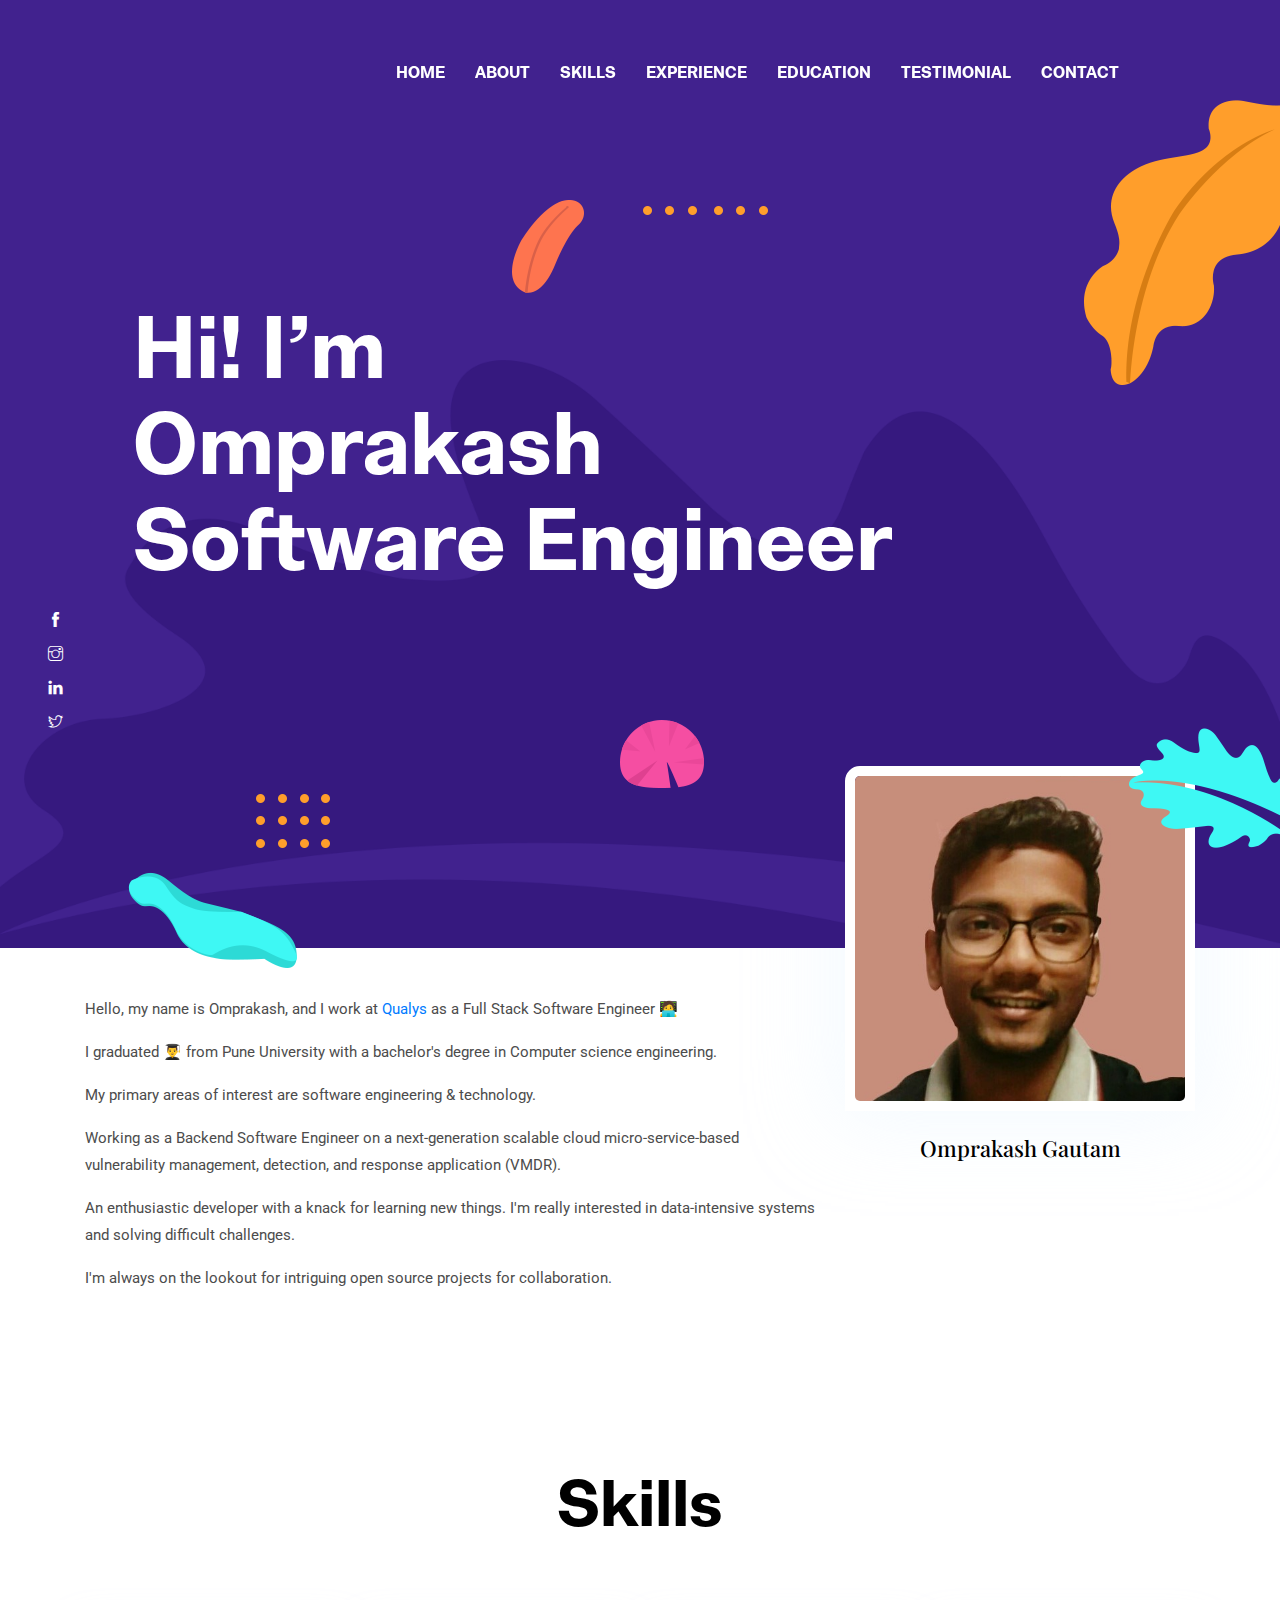
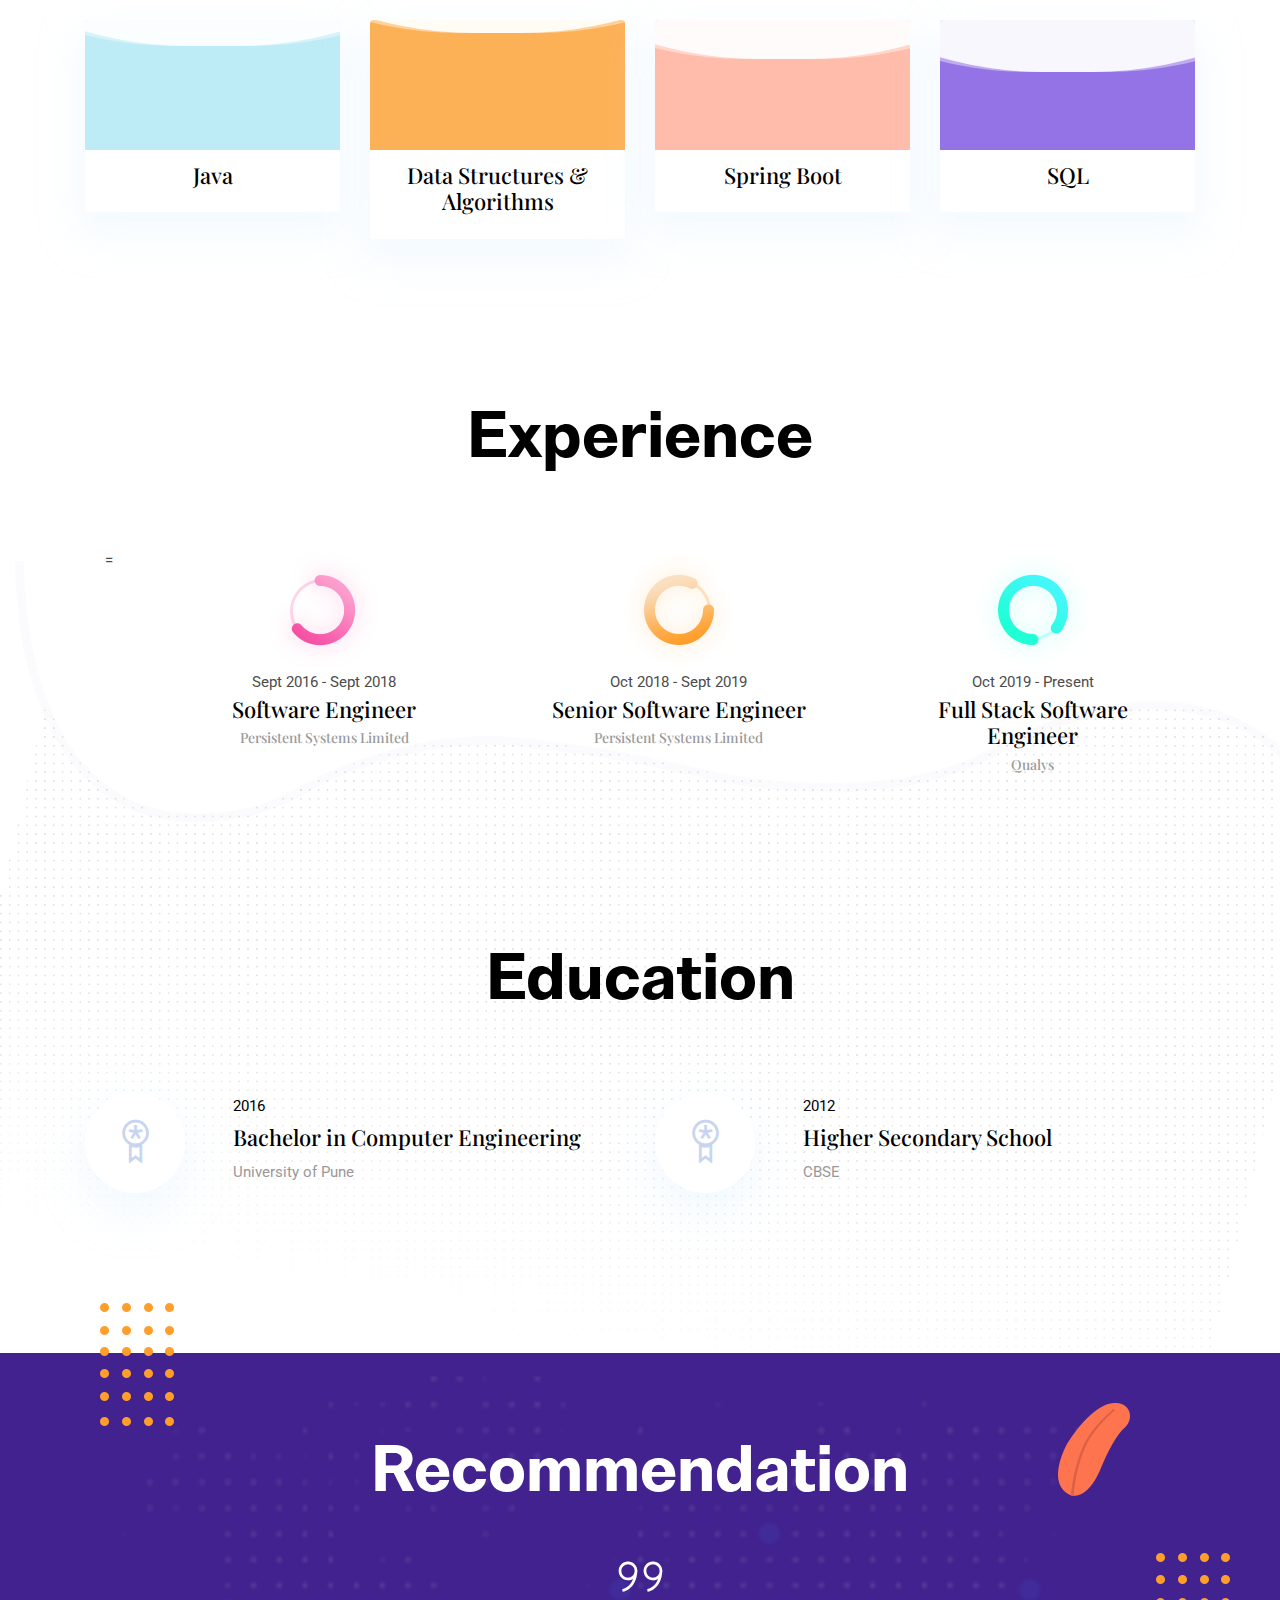
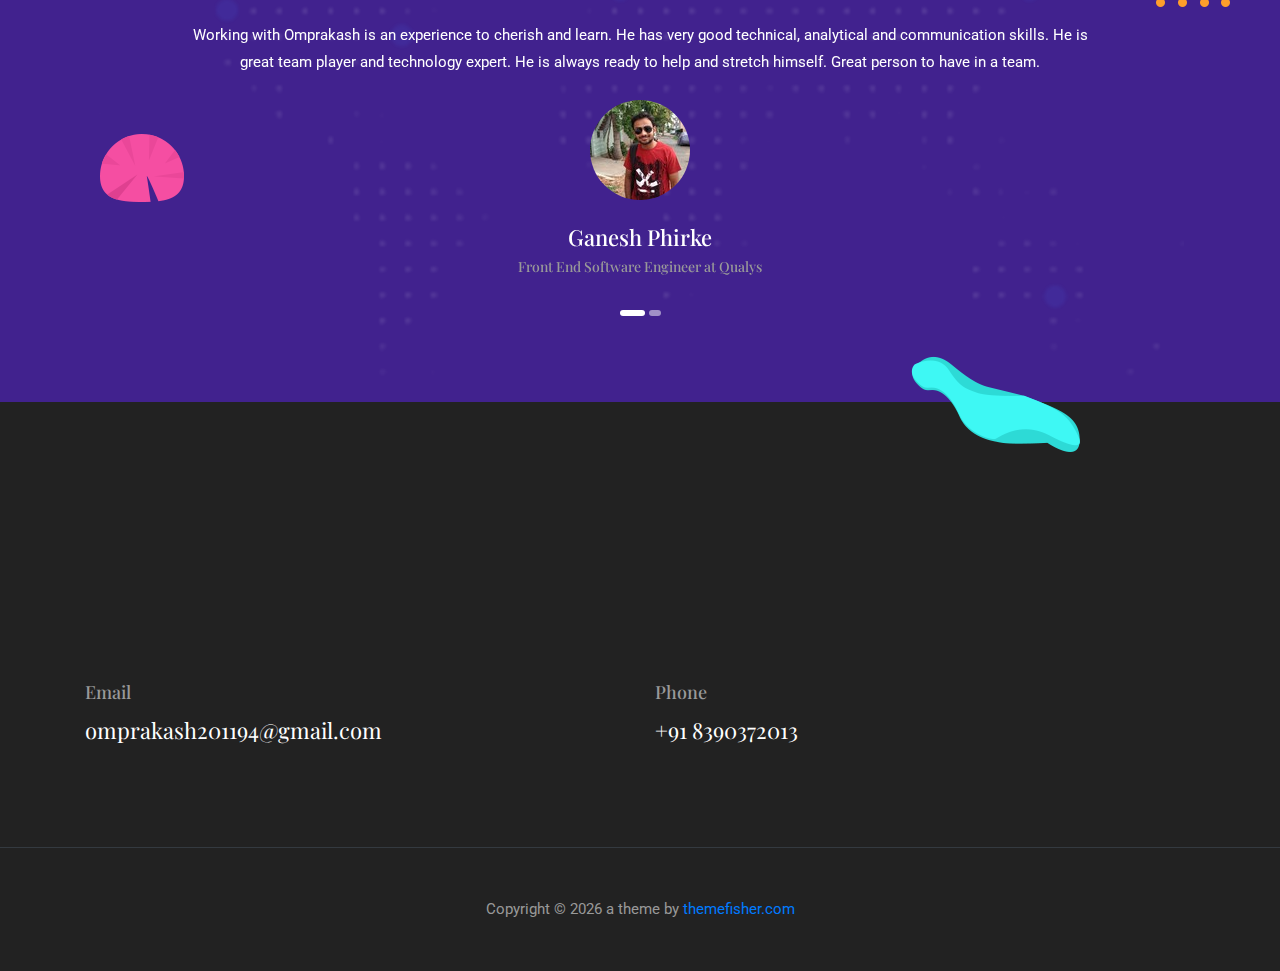
<file: index.html>
<!DOCTYPE html>
<html lang="en">

<head>
  <meta charset="utf-8">
  <title>Omprakash Gautam | Portfolio</title>

  <!-- mobile responsive meta -->
  <meta name="viewport" content="width=device-width, initial-scale=1">
  <meta name="viewport" content="width=device-width, initial-scale=1, maximum-scale=1">

  <!-- ** Plugins Needed for the Project ** -->
  <!-- Bootstrap -->
  <link rel="stylesheet" href="plugins/bootstrap/bootstrap.min.css">
  <!-- slick slider -->
  <link rel="stylesheet" href="plugins/slick/slick.css">
  <!-- themefy-icon -->
  <link rel="stylesheet" href="plugins/themify-icons/themify-icons.css">

  <!-- Main Stylesheet -->
  <link href="css/style.css" rel="stylesheet">

  <!--Favicon-->
  <link rel="shortcut icon" href="images/favicon.ico" type="image/x-icon">
  <link rel="icon" href="images/favicon.ico" type="image/x-icon">

</head>

<body>


  <header class="navigation fixed-top">
    <nav class="navbar navbar-expand-lg navbar-dark">
      <!-- <a class="navbar-brand font-tertiary h3" href="index.html"><img src="" height="100px" alt="@omprakash201194"></a> -->
      <button class="navbar-toggler" type="button" data-toggle="collapse" data-target="#navigation"
        aria-controls="navigation" aria-expanded="false" aria-label="Toggle navigation">
        <span class="navbar-toggler-icon"></span>
      </button>

      <div class="collapse navbar-collapse text-center" id="navigation">
        <ul class="navbar-nav ml-auto">
          <li class="nav-item active">
            <a class="nav-link" href="index.html">Home</a>
          </li>
          <li class="nav-item">
            <a class="nav-link" href="#about">about</a>
          </li>
          <li class="nav-item">
            <a class="nav-link" href="#skills">Skills</a>
          </li>
          <li class="nav-item">
            <a class="nav-link" href="#experience">Experience</a>
          </li>
          <li class="nav-item">
            <a class="nav-link" href="#education">Education</a>
          </li>
          <li class="nav-item">
            <a class="nav-link" href="#recommendation">Testimonial</a>
          </li>
          <li class="nav-item">
            <a class="nav-link" href="#contact">Contact</a>
          </li>
        </ul>
      </div>
    </nav>
  </header>

  <!-- hero area -->
  <section class="hero-area bg-primary" id="parallax">
    <div class="container">
      <div class="row">
        <div class="col-lg-11 mx-auto">
          <h1 class="text-white font-tertiary">Hi! I’m <br> Omprakash <br>Software Engineer</h1>
        </div>
      </div>
    </div>
    <div class="layer-bg w-100">
      <img class="img-fluid w-100" src="images/illustrations/leaf-bg.png" alt="bg-shape">
    </div>
    <div class="layer" id="l2">
      <img src="images/illustrations/dots-cyan.png" alt="bg-shape">
    </div>
    <div class="layer" id="l3">
      <img src="images/illustrations/leaf-orange.png" alt="bg-shape">
    </div>
    <div class="layer" id="l4">
      <img src="images/illustrations/dots-orange.png" alt="bg-shape">
    </div>
    <div class="layer" id="l5">
      <img src="images/illustrations/leaf-yellow.png" alt="bg-shape">
    </div>
    <div class="layer" id="l6">
      <img src="images/illustrations/leaf-cyan.png" alt="bg-shape">
    </div>
    <div class="layer" id="l7">
      <img src="images/illustrations/dots-group-orange.png" alt="bg-shape">
    </div>
    <div class="layer" id="l8">
      <img src="images/illustrations/leaf-pink-round.png" alt="bg-shape">
    </div>
    <div class="layer" id="l9">
      <img src="images/illustrations/leaf-cyan-2.png" alt="bg-shape">
    </div>
    <!-- social icon -->
    <ul id="about" class="list-unstyled ml-5 mt-3 position-relative zindex-1">
      <li class="mb-3"><a class="text-white" href="https://www.facebook.com/omprakash201194/"><i
            class="ti-facebook"></i></a></li>
      <li class="mb-3"><a class="text-white" href="https://www.instagram.com/gautam.om_/"><i
            class="ti-instagram"></i></a></li>
      <li class="mb-3"><a class="text-white" href="https://www.linkedin.com/in/omprakash-gautam-20/"><i
            class="ti-linkedin"></i></a></li>
      <li class="mb-3"><a class="text-white" href="https://twitter.com/omprakash201194"><i class="ti-twitter"></i></a>
      </li>
    </ul>
    <!-- /social icon -->
  </section>
  <!-- /hero area -->

  <!-- about -->

  <section class="section pt-5">
    <div class="container">
      <div class="row">
        <div class="col-md-8">
          <p>Hello, my name is Omprakash, and I work at <a href="https://www.qualys.com/"
              class="link-primary">Qualys</a>
            as a Full Stack Software Engineer 🧑‍💻</p>
          <p>I graduated 👨‍🎓 from Pune University with a bachelor's degree in Computer science engineering.</p>
          <p>My primary areas of interest are software engineering & technology.</p>
          <p>
            Working as a Backend Software Engineer on a next-generation scalable cloud micro-service-based vulnerability
            management,
            detection, and response application (VMDR).
          </p>
          <p>An enthusiastic developer with a knack for learning new things. I'm really interested in data-intensive
            systems and
            solving difficult challenges.</p>
          <p>
            I'm always on the lookout for intriguing open source projects for collaboration.
          </p>
        </div>
        <div class="col-md-4 text-center drag-lg-top">
          <div class="shadow-down mb-4">
            <img src="images/about/author.png" border-radius="50%" alt="author"
              class="img-fluid w-100 rounded-lg border-thick border-white">
          </div>
          <h4>Omprakash Gautam</h4>
        </div>
      </div>
    </div>
  </section>
  <!-- /about -->

  <!-- skills -->
  <section id="skills" class="section">
    <div class="container">
      <div class="row">
        <div class="col-lg-12 text-center">
          <h2 class="section-title">Skills</h2>
        </div>
        <div class="col-lg-3 col-sm-6 mb-4 mb-lg-0">
          <div class="card shadow text-center">
            <div class="position-relative rounded-top progress-wrapper" data-color="#bdecf6">
              <div class="wave" data-progress="80%"></div>
            </div>
            <div class="card-footer bg-white">
              <h4 class="card-title">Java</h4>
            </div>
          </div>
        </div>
        <div class="col-lg-3 col-sm-6 mb-4 mb-lg-0">
          <div class="card shadow text-center">
            <div class="position-relative rounded-top progress-wrapper" data-color="#fdb157">
              <div class="wave" data-progress="90%"></div>
            </div>
            <div class="card-footer bg-white">
              <h4 class="card-title">Data Structures & Algorithms</h4>
            </div>
          </div>
        </div>
        <div class="col-lg-3 col-sm-6 mb-4 mb-lg-0">
          <div class="card shadow text-center">
            <div class="position-relative rounded-top progress-wrapper" data-color="#ffbcaa">
              <div class="wave" data-progress="70%"></div>
            </div>
            <div class="card-footer bg-white">
              <h4 class="card-title">Spring Boot</h4>
            </div>
          </div>
        </div>
        <div class="col-lg-3 col-sm-6 mb-4 mb-lg-0">
          <div class="card shadow text-center">
            <div class="position-relative rounded-top progress-wrapper" data-color="#9473e6">
              <div class="wave" data-progress="60%"></div>
            </div>
            <div class="card-footer bg-white">
              <h4 class="card-title">SQL</h4>
            </div>
          </div>
        </div>


      </div>
    </div>
  </section>
  <!-- /skills -->

  <!-- experience -->
  <section id="experience" class="section">
    <div class="container">
      <div class="row justify-content-around">
        <div class="col-lg-12 text-center">
          <h2 class="section-title">Experience</h2>
        </div>=<div class="col-lg-3 col-md-4 text-center">
          <img src="images/experience/icon-1.png" alt="icon">
          <p class="mb-0">Sept 2016 - Sept 2018</p>
          <h4>Software Engineer</h4>
          <h6 class="text-light">Persistent Systems Limited</h6>
        </div>
        <div class="col-lg-3 col-md-4 text-center">
          <img src="images/experience/icon-2.png" alt="icon">
          <p class="mb-0">Oct 2018 - Sept 2019</p>
          <h4>Senior Software Engineer</h4>
          <h6 class="text-light">Persistent Systems Limited</h6>
        </div>
        <div class="col-lg-3 col-md-4 text-center">
          <img src="images/experience/icon-3.png" alt="icon">
          <p class="mb-0">Oct 2019 - Present</p>
          <h4>Full Stack Software Engineer</h4>
          <h6 class="text-light">Qualys</h6>
        </div>
      </div>
    </div>
  </section>
  <!-- ./experience -->

  <!-- education -->
  <section id="education" class="section position-relative">
    <div class="container">
      <div class="row">
        <div class="col-lg-12 text-center">
          <h2 class="section-title">Education</h2>
        </div>
        <div class="col-lg-6 col-md-6 mb-80">
          <div class="d-flex">
            <div class="mr-lg-5 mr-3">
              <i class="ti-medall icon icon-light icon-bg bg-white shadow rounded-circle d-block"></i>
            </div>
            <div>
              <p class="text-dark mb-1">2016</p>
              <h4>Bachelor in Computer Engineering</h4>
              <p class="mb-0 text-light">University of Pune</p>
            </div>
          </div>
        </div>
        <div class="col-lg-6 col-md-6 mb-80">
          <div class="d-flex">
            <div class="mr-lg-5 mr-3">
              <i class="ti-medall icon icon-light icon-bg bg-white shadow rounded-circle d-block"></i>
            </div>
            <div>
              <p class="text-dark mb-1">2012</p>
              <h4>Higher Secondary School</h4>
              <p class="mb-0 text-light">CBSE</p>
            </div>
          </div>
        </div>
      </div>
    </div>
    <!-- bg image -->
    <img class="img-fluid edu-bg-image w-100" src="images/backgrounds/education-bg.png" alt="bg-image">
  </section>
  <!-- /education -->

  <!-- services -->
  <!-- <section class="section">
    <div class="container">
      <div class="row">
        <div class="col-12 text-center">
          <h2 class="section-title">Services</h2>
        </div>
        <div class="col-md-4 mb-4 mb-md-0">
          <div class="card hover-shadow shadow">
            <div class="card-body text-center px-4 py-5">
              <i class="ti-palette icon mb-5 d-inline-block"></i>
              <h4 class="mb-4">UI Design</h4>
              <p>Lorem ipsum dolor sit amet, consectetur adipisicing elit, sed do eiusmod tempor incididunt ut labore et
                dolore magna aliqua.</p>
            </div>
          </div>
        </div>
        <div class="col-md-4 mb-4 mb-md-0">
          <div class="card active-bg-primary hover-shadow shadow">
            <div class="card-body text-center px-4 py-5">
              <i class="ti-vector icon mb-5 d-inline-block"></i>
              <h4 class="mb-4">UX Design</h4>
              <p>Lorem ipsum dolor sit amet, consectetur adipisicing elit, sed do eiusmod tempor incididunt ut labore et
                dolore magna aliqua.</p>
            </div>
          </div>
        </div>
        <div class="col-md-4 mb-4 mb-md-0">
          <div class="card hover-shadow shadow">
            <div class="card-body text-center px-4 py-5">
              <i class="ti-panel icon mb-5 d-inline-block"></i>
              <h4 class="mb-4">Interaction Design</h4>
              <p>Lorem ipsum dolor sit amet, consectetur adipisicing elit, sed do eiusmod tempor incididunt ut labore et
                dolore magna aliqua.</p>
            </div>
          </div>
        </div>
      </div>
    </div>
  </section> -->
  <!-- /services -->

  <!-- portfolio -->
  <!-- <section class="section">
    <div class="container">
      <div class="row">
        <div class="col-12 text-center">
          <h2 class="section-title">Portfolio</h2>
        </div>
      </div>
      <div class="row shuffle-wrapper">
        <div class="col-lg-4 col-6 mb-4 shuffle-item">
          <div class="position-relative rounded hover-wrapper">
            <img src="images/portfolio/item-1.png" alt="portfolio-image" class="img-fluid rounded w-100">
            <div class="hover-overlay">
              <div class="hover-content">
                <a class="btn btn-light btn-sm" href="project-single.html">view project</a>
              </div>
            </div>
          </div>
        </div>
        <div class="col-lg-4 col-6 mb-4 shuffle-item">
          <div class="position-relative rounded hover-wrapper">
            <img src="images/portfolio/item-2.png" alt="portfolio-image" class="img-fluid rounded w-100">
            <div class="hover-overlay">
              <div class="hover-content">
                <a class="btn btn-light btn-sm" href="project-single.html">view project</a>
              </div>
            </div>
          </div>
        </div>
        <div class="col-lg-4 col-6 mb-4 shuffle-item">
          <div class="position-relative rounded hover-wrapper">
            <img src="images/portfolio/item-3.png" alt="portfolio-image" class="img-fluid rounded w-100">
            <div class="hover-overlay">
              <div class="hover-content">
                <a class="btn btn-light btn-sm" href="project-single.html">view project</a>
              </div>
            </div>
          </div>
        </div>
        <div class="col-lg-4 col-6 mb-4 shuffle-item">
          <div class="position-relative rounded hover-wrapper">
            <img src="images/portfolio/item-4.png" alt="portfolio-image" class="img-fluid rounded w-100">
            <div class="hover-overlay">
              <div class="hover-content">
                <a class="btn btn-light btn-sm" href="project-single.html">view project</a>
              </div>
            </div>
          </div>
        </div>
        <div class="col-lg-4 col-6 mb-4 shuffle-item">
          <div class="position-relative rounded hover-wrapper">
            <img src="images/portfolio/item-5.png" alt="portfolio-image" class="img-fluid rounded w-100">
            <div class="hover-overlay">
              <div class="hover-content">
                <a class="btn btn-light btn-sm" href="project-single.html">view project</a>
              </div>
            </div>
          </div>
        </div>
      </div>
    </div>
  </section> -->
  <!-- /portfolio -->

  <!-- testimonial -->
  <section id="recommendation" class="section bg-primary position-relative testimonial-bg-shapes">
    <div class="container">
      <div class="row">
        <div class="col-12 text-center">
          <h2 class="section-title text-white mb-5">Recommendation</h2>
        </div>
        <div class="col-lg-10 mx-auto testimonial-slider">
          <!-- slider-item -->
          <div class="text-center testimonial-content">
            <i class="ti-quote-right text-white icon mb-4 d-inline-block"></i>
            <p class="text-white mb-4">Working with Omprakash is an experience to cherish and learn. He has very good
              technical, analytical and communication
              skills. He is great team player and technology expert. He is always ready to help and stretch himself.
              Great person to
              have in a team.</p>
            <img class="img-fluid rounded-circle mb-4 d-inline-block" src="images/testimonial/ganesh.jpg"
              alt="client-image">
            <h4 class="text-white">Ganesh Phirke</h4>
            <h6 class="text-light mb-4">Front End Software Engineer at Qualys</h6>
          </div>
          <!-- slider-item -->
          <div class="text-center testimonial-content">
            <i class="ti-quote-right text-white icon mb-4 d-inline-block"></i>
            <p class="text-white mb-4">Discussing problems with Omprakash is always a learning experience. His top-down
              approach to tackling complex tasks is
              something to learn from. Highly inquisitive. Not to forget the helpful nature which fully reflects his
              team-mindedness.
              Great colleague to have!</p>
            <img class="img-fluid rounded-circle mb-4 d-inline-block" src="images/testimonial/ashutosh.jpg"
              alt="client-image">
            <h4 class="text-white">Ashutosh Thakur</h4>
            <h6 class="text-light mb-4">Senior Software Engineer at Qualys</h6>
          </div>
          <!-- slider-item -->
          <!-- <div class="text-center testimonial-content">
            <i class="ti-quote-right text-white icon mb-4 d-inline-block"></i>
            <p class="text-white mb-4">Lorem ipsum dolor sit amet, consectetur adipisicing elit, sed do eiusmod tempor
              incididunt ut labore et dolore magna aliqua. Ut enim ad minim veniam, <strong>quis nostrud exercitation
                ullamco
                laboris nisi ut aliquip ex ea commodo consequat.</strong> Duis aute irure dolor in reprehenderit in
              voluptate velit
              esse cillum dolore eu fugiat nulla pariatur.</p>
            <img class="img-fluid rounded-circle mb-4 d-inline-block" src="images/testimonial/client-1.png"
              alt="client-image">
            <h4 class="text-white">Jesica Gomez</h4>
            <h6 class="text-light mb-4">CEO, Funder</h6>
          </div> -->
        </div>
      </div>
    </div>
    <!-- bg shapes -->
    <img src="images/backgrounds/map.png" alt="map" class="img-fluid bg-map">
    <img src="images/illustrations/dots-group-v.png" alt="bg-shape" class="img-fluid bg-shape-1">
    <img src="images/illustrations/leaf-orange.png" alt="bg-shape" class="img-fluid bg-shape-2">
    <img src="images/illustrations/dots-group-sm.png" alt="bg-shape" class="img-fluid bg-shape-3">
    <img src="images/illustrations/leaf-pink-round.png" alt="bg-shape" class="img-fluid bg-shape-4">
    <img src="images/illustrations/leaf-cyan.png" alt="bg-shape" class="img-fluid bg-shape-5">
  </section>
  <!-- /testimonial -->

  <!-- client logo slider -->
  <!-- <section class="section pb-0">
    <div class="container">
      <div class="client-logo-slider d-flex align-items-center">
        <a href="#" class="text-center d-block outline-0 p-4"><img class="d-unset img-fluid"
            src="images/clients-logo/client-logo-1.png" alt="client-logo"></a>
        <a href="#" class="text-center d-block outline-0 p-4"><img class="d-unset img-fluid"
            src="images/clients-logo/client-logo-2.png" alt="client-logo"></a>
        <a href="#" class="text-center d-block outline-0 p-4"><img class="d-unset img-fluid"
            src="images/clients-logo/client-logo-3.png" alt="client-logo"></a>
        <a href="#" class="text-center d-block outline-0 p-4"><img class="d-unset img-fluid"
            src="images/clients-logo/client-logo-4.png" alt="client-logo"></a>
        <a href="#" class="text-center d-block outline-0 p-4"><img class="d-unset img-fluid"
            src="images/clients-logo/client-logo-5.png" alt="client-logo"></a>
        <a href="#" class="text-center d-block outline-0 p-4"><img class="d-unset img-fluid"
            src="images/clients-logo/client-logo-1.png" alt="client-logo"></a>
        <a href="#" class="text-center d-block outline-0 p-4"><img class="d-unset img-fluid"
            src="images/clients-logo/client-logo-2.png" alt="client-logo"></a>
        <a href="#" class="text-center d-block outline-0 p-4"><img class="d-unset img-fluid"
            src="images/clients-logo/client-logo-3.png" alt="client-logo"></a>
        <a href="#" class="text-center d-block outline-0 p-4"><img class="d-unset img-fluid"
            src="images/clients-logo/client-logo-4.png" alt="client-logo"></a>
        <a href="#" class="text-center d-block outline-0 p-4"><img class="d-unset img-fluid"
            src="images/clients-logo/client-logo-5.png" alt="client-logo"></a>
      </div>
    </div>
  </section> -->
  <!-- /client logo slider -->

  <!-- blog -->
  <!-- <section class="section">
    <div class="container">
      <div class="row">
        <div class="col-12 text-center">
          <h2 class="section-title">Blogs</h2>
        </div>
        <div class="col-lg-4 col-sm-6 mb-4 mb-lg-0">
          <article class="card shadow">
            <img class="rounded card-img-top" src="images/blog/post-3.jpg" alt="post-thumb">
            <div class="card-body">
              <h4 class="card-title"><a class="text-dark" href="blog-single.html">Amazon increase income 1.5 Million</a>
              </h4>
              <p class="cars-text">Lorem ipsum dolor sit amet, consectetur adipisicing elit, sed do eiusmod tempor
                incididunt ut labore et
                dolore magna aliqua.</p>
              <a href="blog-single.html" class="btn btn-xs btn-primary">Read More</a>
            </div>
          </article>
        </div>
        <div class="col-lg-4 col-sm-6 mb-4 mb-lg-0">
          <article class="card shadow">
            <img class="rounded card-img-top" src="images/blog/post-4.jpg" alt="post-thumb">
            <div class="card-body">
              <h4 class="card-title"><a class="text-dark" href="blog-single.html">Amazon increase income 1.5 Million</a>
              </h4>
              <p class="cars-text">Lorem ipsum dolor sit amet, consectetur adipisicing elit, sed do eiusmod tempor
                incididunt ut labore et
                dolore magna aliqua.</p>
              <a href="blog-single.html" class="btn btn-xs btn-primary">Read More</a>
            </div>
          </article>
        </div>
        <div class="col-lg-4 col-sm-6 mb-4 mb-lg-0">
          <article class="card shadow">
            <img class="rounded card-img-top" src="images/blog/post-2.jpg" alt="post-thumb">
            <div class="card-body">
              <h4 class="card-title"><a class="text-dark" href="blog-single.html">Amazon increase income 1.5 Million</a>
              </h4>
              <p class="cars-text">Lorem ipsum dolor sit amet, consectetur adipisicing elit, sed do eiusmod tempor
                incididunt ut labore et
                dolore magna aliqua.</p>
              <a href="blog-single.html" class="btn btn-xs btn-primary">Read More</a>
            </div>
          </article>
        </div>
      </div>
    </div>
  </section> -->
  <!-- /blog -->

  <!-- contact -->
  <!-- <section class="section section-on-footer" data-background="images/backgrounds/bg-dots.png">
    <div class="container">
      <div class="row">
        <div class="col-12 text-center">
          <h2 class="section-title">Contact Info</h2>
        </div>
        <div class="col-lg-8 mx-auto">
          <div class="bg-white rounded text-center p-5 shadow-down">
            <h4 class="mb-80">Contact Form</h4>
            <form action="#" class="row">
              <div class="col-md-6">
                <input type="text" id="name" name="name" placeholder="Full Name" class="form-control px-0 mb-4">
              </div>
              <div class="col-md-6">
                <input type="email" id="email" name="email" placeholder="Email Address" class="form-control px-0 mb-4">
              </div>
              <div class="col-12">
                <textarea name="message" id="message" class="form-control px-0 mb-4"
                  placeholder="Type Message Here"></textarea>
              </div>
              <div class="col-lg-6 col-10 mx-auto">
                <button class="btn btn-primary w-100">send</button>
              </div>
            </form>
          </div>
        </div>
      </div>
    </div>
  </section> -->
  <!-- /contact -->

  <!-- footer -->
  <footer id="contact" class="bg-dark footer-section">
    <div class="section">
      <div class="container">
        <div class="row">
          <div class="col-md-6">
            <h5 class="text-light">Email</h5>
            <p class="text-white paragraph-lg font-secondary">omprakash201194@gmail.com</p>
          </div>
          <div class="col-md-6">
            <h5 class="text-light">Phone</h5>
            <p class="text-white paragraph-lg font-secondary">+91 8390372013</p>
          </div>
        </div>
      </div>
    </div>
    <div class="border-top text-center border-dark py-5">
      <p class="mb-0 text-light">Copyright ©
        <script>
          var CurrentYear = new Date().getFullYear()
          document.write(CurrentYear)
        </script> a theme by <a href="https://themefisher.com">themefisher.com</a>
      </p>
    </div>
  </footer>
  <!-- /footer -->

  <!-- jQuery -->
  <script src="plugins/jQuery/jquery.min.js"></script>
  <!-- Bootstrap JS -->
  <script src="plugins/bootstrap/bootstrap.min.js"></script>
  <!-- slick slider -->
  <script src="plugins/slick/slick.min.js"></script>
  <!-- filter -->
  <script src="plugins/shuffle/shuffle.min.js"></script>

  <!-- Main Script -->
  <script src="js/script.js"></script>

</body>

</html>
</file>
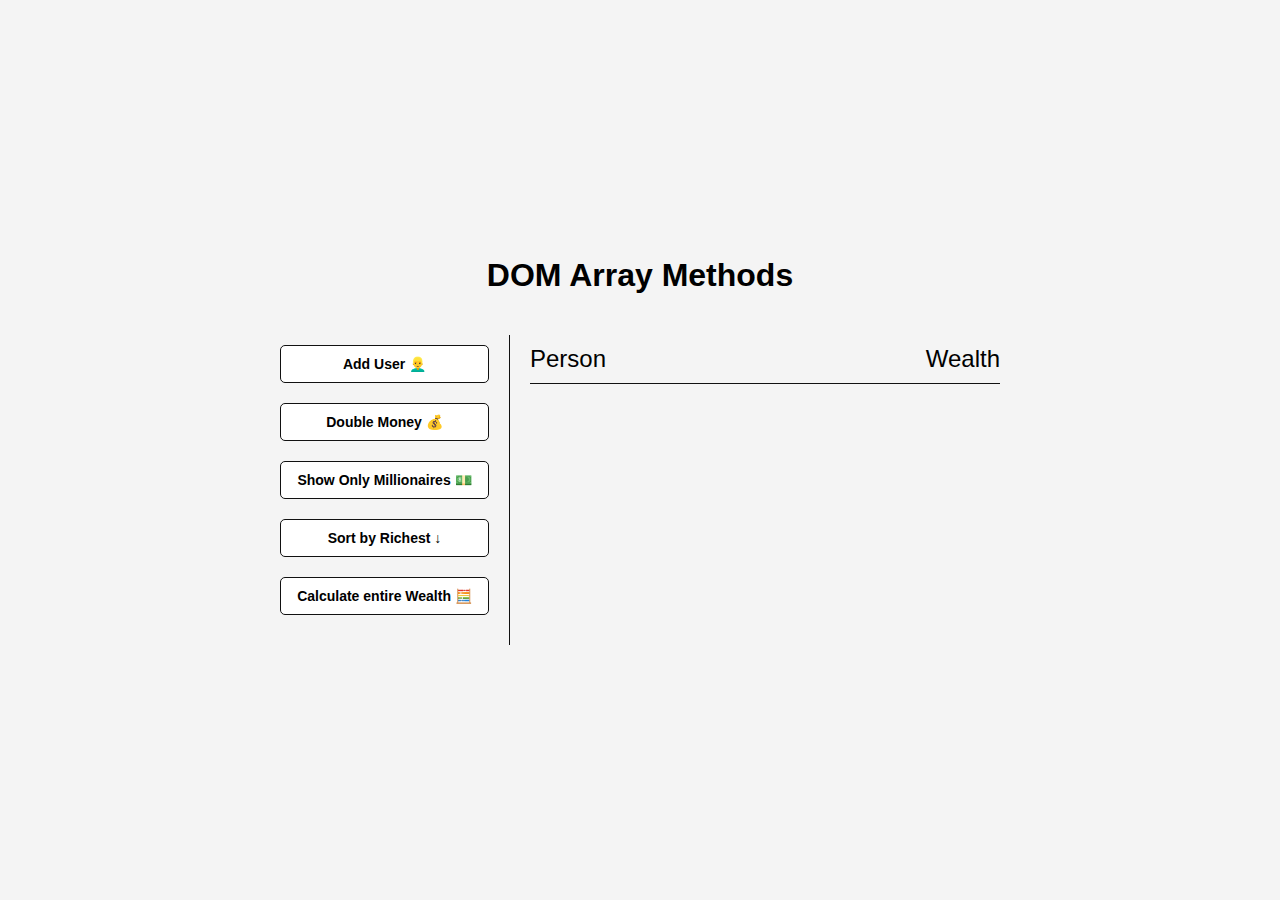
<file: projects/dom-array-methods.html>
<!DOCTYPE html>
<html lang="en">
<head>
    <meta charset="UTF-8">
    <meta name="viewport" content="width=device-width, initial-scale=1.0">
    <link rel="stylesheet" href="../css/dom-array-methods.css">
    <title>DOM Array Methods</title>
</head>    
<body>
    <h1>DOM Array Methods</h1>

    <div class="container">
        <aside>
            <button id="add-user">Add User 👱‍♂️</button>
            <button id="double">Double Money 💰</button>
            <button id="show-millionaires">Show Only Millionaires 💵</button>
            <button id="sort">Sort by Richest ↓</button>
            <button id="calculate-wealth">Calculate entire Wealth 🧮</button>
          </aside>
    
          <main id="main">
              <h2><strong>Person</strong> Wealth</h2>
          </main>
    </div>

    <script src="../js/dom-array-methods.js"></script>
</body>
</html>
</file>
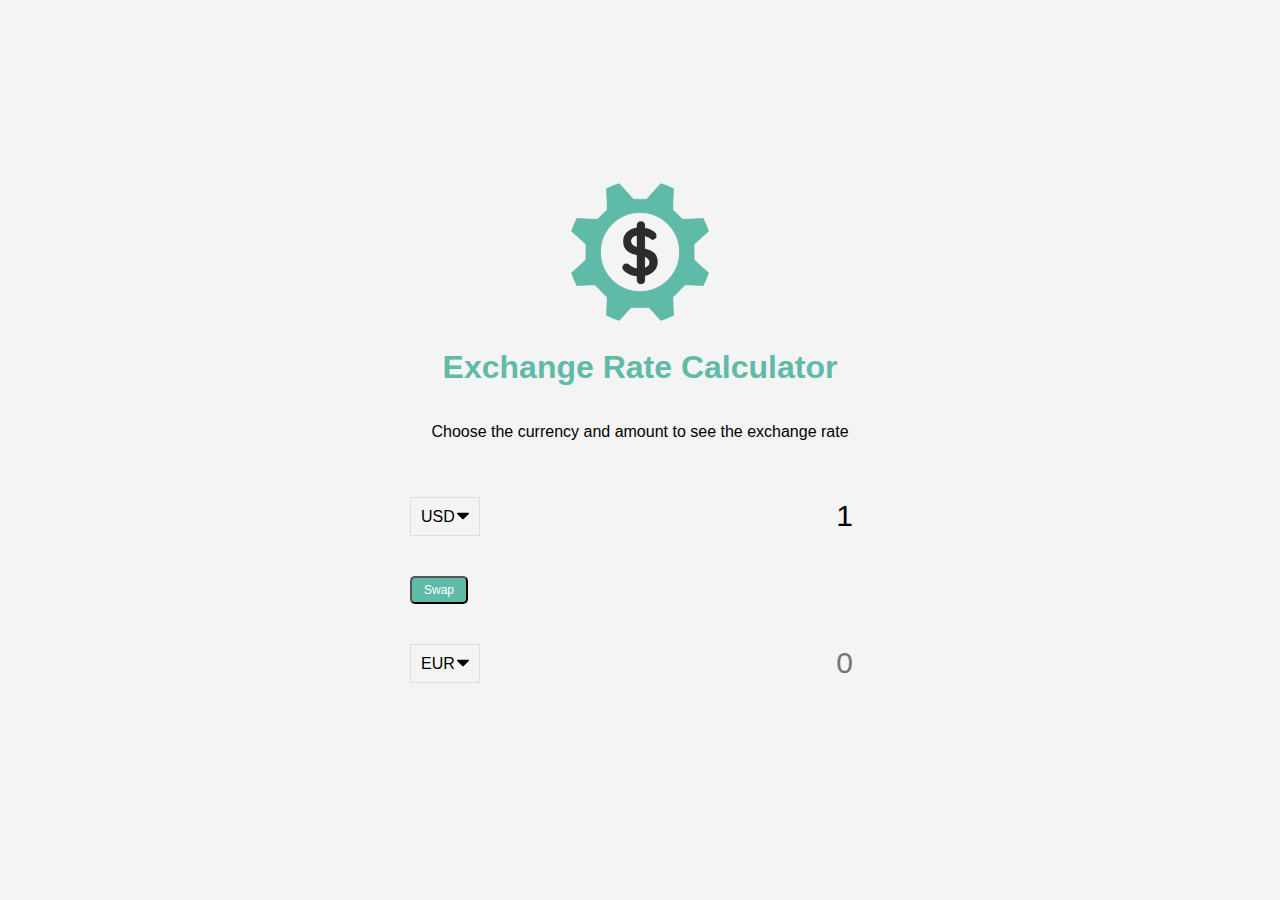
<file: projects/exchange-rate-calculator.html>
<!DOCTYPE html>
<html lang="en">
<head>
    <meta charset="UTF-8">
    <meta name="viewport" content="width=device-width, initial-scale=1.0">
    <link rel="stylesheet" href="../css/exchange-rate-calculator.css">
    <title>Exchange Rate Calculator</title>
</head>
<body>
    <img src="../assets/img/money.png" alt="" class="money-img">
    <h1>Exchange Rate Calculator</h1>
    <p>Choose the currency and amount to see the exchange rate</p>

    <div class="container">
        <div class="currency">
          <select id="currency-one">
            <option value="AED">AED</option>
            <option value="ARS">ARS</option>
            <option value="AUD">AUD</option>
            <option value="BGN">BGN</option>
            <option value="BRL">BRL</option>
            <option value="BSD">BSD</option>
            <option value="CAD">CAD</option>
            <option value="CHF">CHF</option>
            <option value="CLP">CLP</option>
            <option value="CNY">CNY</option>
            <option value="COP">COP</option>
            <option value="CZK">CZK</option>
            <option value="DKK">DKK</option>
            <option value="DOP">DOP</option>
            <option value="EGP">EGP</option>
            <option value="EUR">EUR</option>
            <option value="FJD">FJD</option>
            <option value="GBP">GBP</option>
            <option value="GTQ">GTQ</option>
            <option value="HKD">HKD</option>
            <option value="HRK">HRK</option>
            <option value="HUF">HUF</option>
            <option value="IDR">IDR</option>
            <option value="ILS">ILS</option>
            <option value="INR">INR</option>
            <option value="ISK">ISK</option>
            <option value="JPY">JPY</option>
            <option value="KRW">KRW</option>
            <option value="KZT">KZT</option>
            <option value="MXN">MXN</option>
            <option value="MYR">MYR</option>
            <option value="NOK">NOK</option>
            <option value="NZD">NZD</option>
            <option value="PAB">PAB</option>
            <option value="PEN">PEN</option>
            <option value="PHP">PHP</option>
            <option value="PKR">PKR</option>
            <option value="PLN">PLN</option>
            <option value="PYG">PYG</option>
            <option value="RON">RON</option>
            <option value="RUB">RUB</option>
            <option value="SAR">SAR</option>
            <option value="SEK">SEK</option>
            <option value="SGD">SGD</option>
            <option value="THB">THB</option>
            <option value="TRY">TRY</option>
            <option value="TWD">TWD</option>
            <option value="UAH">UAH</option>
            <option value="USD" selected>USD</option>
            <option value="UYU">UYU</option>
            <option value="VND">VND</option>
            <option value="ZAR">ZAR</option>
          </select>
          <input type="number" id="amount-one" placeholder="0" value="1" />
        </div>
  
        <div class="swap-rate-container">
          <button class="btn" id="swap">
            Swap
          </button>
          <div class="rate" id="rate"></div>
        </div>
  
        <div class="currency">
          <select id="currency-two">
            <option value="AED">AED</option>
            <option value="ARS">ARS</option>
            <option value="AUD">AUD</option>
            <option value="BGN">BGN</option>
            <option value="BRL">BRL</option>
            <option value="BSD">BSD</option>
            <option value="CAD">CAD</option>
            <option value="CHF">CHF</option>
            <option value="CLP">CLP</option>
            <option value="CNY">CNY</option>
            <option value="COP">COP</option>
            <option value="CZK">CZK</option>
            <option value="DKK">DKK</option>
            <option value="DOP">DOP</option>
            <option value="EGP">EGP</option>
            <option value="EUR" selected>EUR</option>
            <option value="FJD">FJD</option>
            <option value="GBP">GBP</option>
            <option value="GTQ">GTQ</option>
            <option value="HKD">HKD</option>
            <option value="HRK">HRK</option>
            <option value="HUF">HUF</option>
            <option value="IDR">IDR</option>
            <option value="ILS">ILS</option>
            <option value="INR">INR</option>
            <option value="ISK">ISK</option>
            <option value="JPY">JPY</option>
            <option value="KRW">KRW</option>
            <option value="KZT">KZT</option>
            <option value="MXN">MXN</option>
            <option value="MYR">MYR</option>
            <option value="NOK">NOK</option>
            <option value="NZD">NZD</option>
            <option value="PAB">PAB</option>
            <option value="PEN">PEN</option>
            <option value="PHP">PHP</option>
            <option value="PKR">PKR</option>
            <option value="PLN">PLN</option>
            <option value="PYG">PYG</option>
            <option value="RON">RON</option>
            <option value="RUB">RUB</option>
            <option value="SAR">SAR</option>
            <option value="SEK">SEK</option>
            <option value="SGD">SGD</option>
            <option value="THB">THB</option>
            <option value="TRY">TRY</option>
            <option value="TWD">TWD</option>
            <option value="UAH">UAH</option>
            <option value="USD">USD</option>
            <option value="UYU">UYU</option>
            <option value="VND">VND</option>
            <option value="ZAR">ZAR</option>
          </select>
          <input type="number" id="amount-two" placeholder="0" />
        </div>
      </div>
    <script src="../js/exchange-rate-calculator.js"></script>
</body>
</html>
</file>
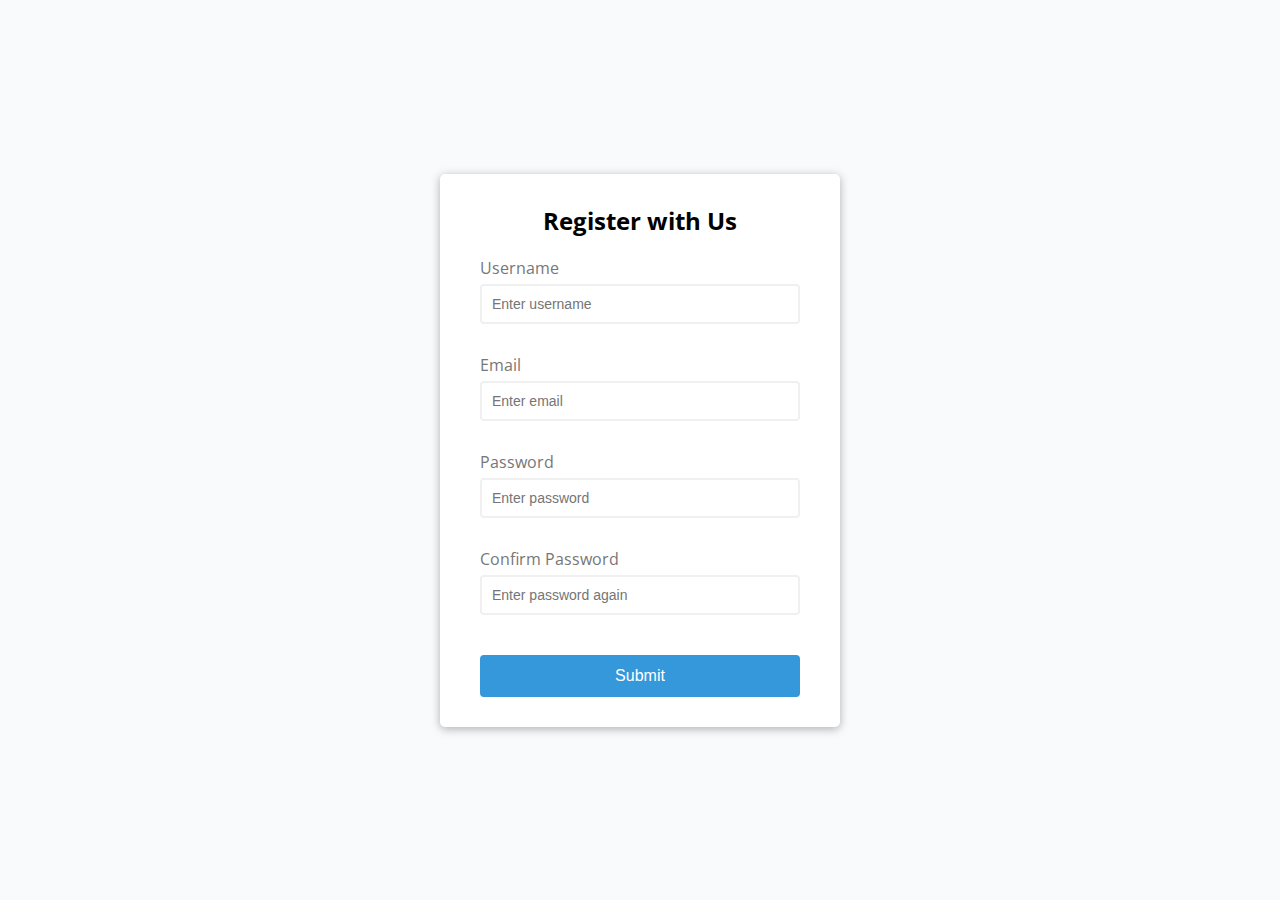
<file: projects/form-validation.html>
<!DOCTYPE html>
<html lang="en">
<head>
    <meta charset="UTF-8">
    <meta name="viewport" content="width=device-width, initial-scale=1.0">
    <title>Form Validator</title>
    <link rel="stylesheet" href="../css/form-validation-style.css">
</head>
<body>
    <div class="container">
        <form id="form" class="form">
            <h2>Register with Us</h2>
            <div class="form-control">
                <label for="username">Username</label>
                <input type="text" id="username" placeholder="Enter username">
                <small>Error message</small>
            </div>
            <div class="form-control">
                <label for="email">Email</label>
                <input type="text" id="email" placeholder="Enter email">
                <small>Error message</small>
            </div>
            <div class="form-control">
                <label for="password">Password</label>
                <input type="password" id="password" placeholder="Enter password">
                <small>Error message</small>
            </div>
            <div class="form-control">
                <label for="password2">Confirm Password</label>
                <input type="password" id="password2" placeholder="Enter password again">
                <small>Error message</small>
            </div>
            <button type="submit">Submit</button>
        </form>
    </div>
    <script src="../js/form-validatoin-script.js"></script>
</body>
</html>
</file>
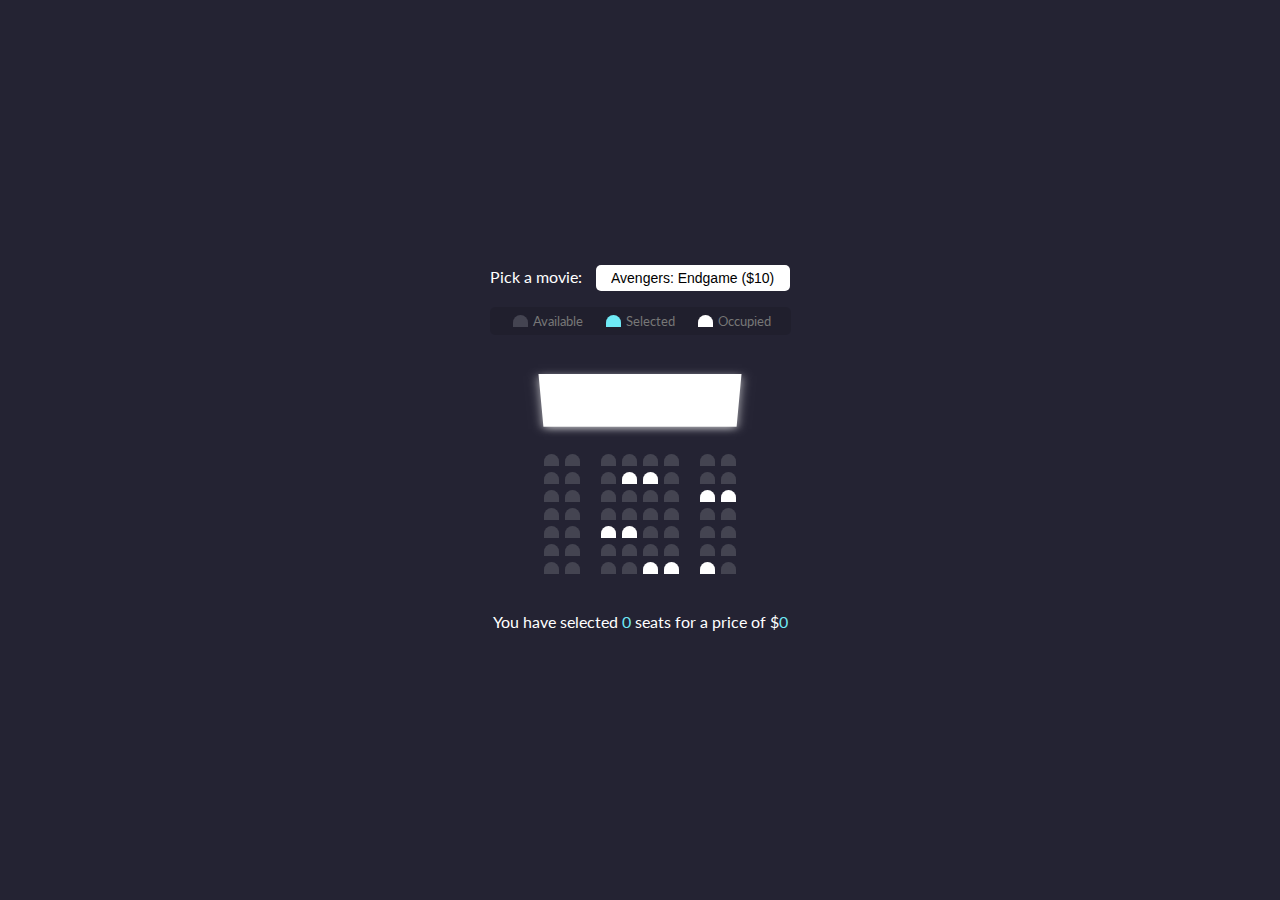
<file: projects/movie-seat-selector.html>
<!DOCTYPE html>
<html lang="en">
<head>
    <meta charset="UTF-8">
    <meta name="viewport" content="width=device-width, initial-scale=1.0">
    <link rel="stylesheet" href="../css/movie-seat-selector-style.css">
    <title>Movie Seat Selector</title>
</head>
<body>

    <div class="movie-container">
        <label>Pick a movie:</label>
        <select id="movie">
            <option value="10">Avengers: Endgame ($10)</option>
            <option value="12">Joker ($12)</option>
            <option value="8">Toy Story 4 ($8)</option>
            <option value="9">Lion King ($9)</option>
        </select>
    </div>
    <ul class="showcase">
        <li>
            <div class="seat"></div>
            <small>Available</small>
        </li>
        <li>
            <div class="seat selected"></div>
            <small>Selected</small>
        </li>
        <li>
            <div class="seat occupied"></div>
            <small>Occupied</small>
        </li>
    </ul>
    
    <div class="container">
        <div class="screen"></div>
        <div class="row">
            <div class="seat"></div>
            <div class="seat"></div>
            <div class="seat"></div>
            <div class="seat"></div>
            <div class="seat"></div>
            <div class="seat"></div>
            <div class="seat"></div>
            <div class="seat"></div>
        </div>
        <div class="row">
            <div class="seat"></div>
            <div class="seat"></div>
            <div class="seat"></div>
            <div class="seat occupied"></div>
            <div class="seat occupied"></div>
            <div class="seat"></div>
            <div class="seat"></div>
            <div class="seat"></div>
        </div>
        <div class="row">
            <div class="seat"></div>
            <div class="seat"></div>
            <div class="seat"></div>
            <div class="seat"></div>
            <div class="seat"></div>
            <div class="seat"></div>
            <div class="seat occupied"></div>
            <div class="seat occupied"></div>
        </div>
        <div class="row">
            <div class="seat"></div>
            <div class="seat"></div>
            <div class="seat"></div>
            <div class="seat"></div>
            <div class="seat"></div>
            <div class="seat"></div>
            <div class="seat"></div>
            <div class="seat"></div>
        </div>
        <div class="row">
            <div class="seat"></div>
            <div class="seat"></div>
            <div class="seat occupied"></div>
            <div class="seat occupied"></div>
            <div class="seat"></div>
            <div class="seat"></div>
            <div class="seat"></div>
            <div class="seat"></div>
        </div>
        <div class="row">
            <div class="seat"></div>
            <div class="seat"></div>
            <div class="seat"></div>
            <div class="seat"></div>
            <div class="seat"></div>
            <div class="seat"></div>
            <div class="seat"></div>
            <div class="seat"></div>
        </div>
        <div class="row">
            <div class="seat"></div>
            <div class="seat"></div>
            <div class="seat"></div>
            <div class="seat"></div>
            <div class="seat occupied"></div>
            <div class="seat occupied"></div>
            <div class="seat occupied"></div>
            <div class="seat"></div>
        </div>
    </div>
    <p class="text">You have selected <span id="count">0</span> seats for a price of $<span id="total">0</span></p>
    
    <script src="../js/movie-seat-selector-script.js"></script>
</body>
</html>
</file>
<file: plugins/themify-icons/themify-icons.css>
@font-face{font-family:themify;src:url(fonts/themify.eot?-fvbane);src:url(fonts/themify.eot?#iefix-fvbane) format('embedded-opentype'),url(fonts/themify.woff?-fvbane) format('woff'),url(fonts/themify.ttf?-fvbane) format('truetype'),url(fonts/themify.svg?-fvbane#themify) format('svg');font-weight:400;font-style:normal}[class*=" ti-"],[class^=ti-]{font-family:themify;speak:none;font-style:normal;font-weight:400;font-variant:normal;text-transform:none;line-height:1;-webkit-font-smoothing:antialiased;-moz-osx-font-smoothing:grayscale}.ti-wand:before{content:"\e600"}.ti-volume:before{content:"\e601"}.ti-user:before{content:"\e602"}.ti-unlock:before{content:"\e603"}.ti-unlink:before{content:"\e604"}.ti-trash:before{content:"\e605"}.ti-thought:before{content:"\e606"}.ti-target:before{content:"\e607"}.ti-tag:before{content:"\e608"}.ti-tablet:before{content:"\e609"}.ti-star:before{content:"\e60a"}.ti-spray:before{content:"\e60b"}.ti-signal:before{content:"\e60c"}.ti-shopping-cart:before{content:"\e60d"}.ti-shopping-cart-full:before{content:"\e60e"}.ti-settings:before{content:"\e60f"}.ti-search:before{content:"\e610"}.ti-zoom-in:before{content:"\e611"}.ti-zoom-out:before{content:"\e612"}.ti-cut:before{content:"\e613"}.ti-ruler:before{content:"\e614"}.ti-ruler-pencil:before{content:"\e615"}.ti-ruler-alt:before{content:"\e616"}.ti-bookmark:before{content:"\e617"}.ti-bookmark-alt:before{content:"\e618"}.ti-reload:before{content:"\e619"}.ti-plus:before{content:"\e61a"}.ti-pin:before{content:"\e61b"}.ti-pencil:before{content:"\e61c"}.ti-pencil-alt:before{content:"\e61d"}.ti-paint-roller:before{content:"\e61e"}.ti-paint-bucket:before{content:"\e61f"}.ti-na:before{content:"\e620"}.ti-mobile:before{content:"\e621"}.ti-minus:before{content:"\e622"}.ti-medall:before{content:"\e623"}.ti-medall-alt:before{content:"\e624"}.ti-marker:before{content:"\e625"}.ti-marker-alt:before{content:"\e626"}.ti-arrow-up:before{content:"\e627"}.ti-arrow-right:before{content:"\e628"}.ti-arrow-left:before{content:"\e629"}.ti-arrow-down:before{content:"\e62a"}.ti-lock:before{content:"\e62b"}.ti-location-arrow:before{content:"\e62c"}.ti-link:before{content:"\e62d"}.ti-layout:before{content:"\e62e"}.ti-layers:before{content:"\e62f"}.ti-layers-alt:before{content:"\e630"}.ti-key:before{content:"\e631"}.ti-import:before{content:"\e632"}.ti-image:before{content:"\e633"}.ti-heart:before{content:"\e634"}.ti-heart-broken:before{content:"\e635"}.ti-hand-stop:before{content:"\e636"}.ti-hand-open:before{content:"\e637"}.ti-hand-drag:before{content:"\e638"}.ti-folder:before{content:"\e639"}.ti-flag:before{content:"\e63a"}.ti-flag-alt:before{content:"\e63b"}.ti-flag-alt-2:before{content:"\e63c"}.ti-eye:before{content:"\e63d"}.ti-export:before{content:"\e63e"}.ti-exchange-vertical:before{content:"\e63f"}.ti-desktop:before{content:"\e640"}.ti-cup:before{content:"\e641"}.ti-crown:before{content:"\e642"}.ti-comments:before{content:"\e643"}.ti-comment:before{content:"\e644"}.ti-comment-alt:before{content:"\e645"}.ti-close:before{content:"\e646"}.ti-clip:before{content:"\e647"}.ti-angle-up:before{content:"\e648"}.ti-angle-right:before{content:"\e649"}.ti-angle-left:before{content:"\e64a"}.ti-angle-down:before{content:"\e64b"}.ti-check:before{content:"\e64c"}.ti-check-box:before{content:"\e64d"}.ti-camera:before{content:"\e64e"}.ti-announcement:before{content:"\e64f"}.ti-brush:before{content:"\e650"}.ti-briefcase:before{content:"\e651"}.ti-bolt:before{content:"\e652"}.ti-bolt-alt:before{content:"\e653"}.ti-blackboard:before{content:"\e654"}.ti-bag:before{content:"\e655"}.ti-move:before{content:"\e656"}.ti-arrows-vertical:before{content:"\e657"}.ti-arrows-horizontal:before{content:"\e658"}.ti-fullscreen:before{content:"\e659"}.ti-arrow-top-right:before{content:"\e65a"}.ti-arrow-top-left:before{content:"\e65b"}.ti-arrow-circle-up:before{content:"\e65c"}.ti-arrow-circle-right:before{content:"\e65d"}.ti-arrow-circle-left:before{content:"\e65e"}.ti-arrow-circle-down:before{content:"\e65f"}.ti-angle-double-up:before{content:"\e660"}.ti-angle-double-right:before{content:"\e661"}.ti-angle-double-left:before{content:"\e662"}.ti-angle-double-down:before{content:"\e663"}.ti-zip:before{content:"\e664"}.ti-world:before{content:"\e665"}.ti-wheelchair:before{content:"\e666"}.ti-view-list:before{content:"\e667"}.ti-view-list-alt:before{content:"\e668"}.ti-view-grid:before{content:"\e669"}.ti-uppercase:before{content:"\e66a"}.ti-upload:before{content:"\e66b"}.ti-underline:before{content:"\e66c"}.ti-truck:before{content:"\e66d"}.ti-timer:before{content:"\e66e"}.ti-ticket:before{content:"\e66f"}.ti-thumb-up:before{content:"\e670"}.ti-thumb-down:before{content:"\e671"}.ti-text:before{content:"\e672"}.ti-stats-up:before{content:"\e673"}.ti-stats-down:before{content:"\e674"}.ti-split-v:before{content:"\e675"}.ti-split-h:before{content:"\e676"}.ti-smallcap:before{content:"\e677"}.ti-shine:before{content:"\e678"}.ti-shift-right:before{content:"\e679"}.ti-shift-left:before{content:"\e67a"}.ti-shield:before{content:"\e67b"}.ti-notepad:before{content:"\e67c"}.ti-server:before{content:"\e67d"}.ti-quote-right:before{content:"\e67e"}.ti-quote-left:before{content:"\e67f"}.ti-pulse:before{content:"\e680"}.ti-printer:before{content:"\e681"}.ti-power-off:before{content:"\e682"}.ti-plug:before{content:"\e683"}.ti-pie-chart:before{content:"\e684"}.ti-paragraph:before{content:"\e685"}.ti-panel:before{content:"\e686"}.ti-package:before{content:"\e687"}.ti-music:before{content:"\e688"}.ti-music-alt:before{content:"\e689"}.ti-mouse:before{content:"\e68a"}.ti-mouse-alt:before{content:"\e68b"}.ti-money:before{content:"\e68c"}.ti-microphone:before{content:"\e68d"}.ti-menu:before{content:"\e68e"}.ti-menu-alt:before{content:"\e68f"}.ti-map:before{content:"\e690"}.ti-map-alt:before{content:"\e691"}.ti-loop:before{content:"\e692"}.ti-location-pin:before{content:"\e693"}.ti-list:before{content:"\e694"}.ti-light-bulb:before{content:"\e695"}.ti-Italic:before{content:"\e696"}.ti-info:before{content:"\e697"}.ti-infinite:before{content:"\e698"}.ti-id-badge:before{content:"\e699"}.ti-hummer:before{content:"\e69a"}.ti-home:before{content:"\e69b"}.ti-help:before{content:"\e69c"}.ti-headphone:before{content:"\e69d"}.ti-harddrives:before{content:"\e69e"}.ti-harddrive:before{content:"\e69f"}.ti-gift:before{content:"\e6a0"}.ti-game:before{content:"\e6a1"}.ti-filter:before{content:"\e6a2"}.ti-files:before{content:"\e6a3"}.ti-file:before{content:"\e6a4"}.ti-eraser:before{content:"\e6a5"}.ti-envelope:before{content:"\e6a6"}.ti-download:before{content:"\e6a7"}.ti-direction:before{content:"\e6a8"}.ti-direction-alt:before{content:"\e6a9"}.ti-dashboard:before{content:"\e6aa"}.ti-control-stop:before{content:"\e6ab"}.ti-control-shuffle:before{content:"\e6ac"}.ti-control-play:before{content:"\e6ad"}.ti-control-pause:before{content:"\e6ae"}.ti-control-forward:before{content:"\e6af"}.ti-control-backward:before{content:"\e6b0"}.ti-cloud:before{content:"\e6b1"}.ti-cloud-up:before{content:"\e6b2"}.ti-cloud-down:before{content:"\e6b3"}.ti-clipboard:before{content:"\e6b4"}.ti-car:before{content:"\e6b5"}.ti-calendar:before{content:"\e6b6"}.ti-book:before{content:"\e6b7"}.ti-bell:before{content:"\e6b8"}.ti-basketball:before{content:"\e6b9"}.ti-bar-chart:before{content:"\e6ba"}.ti-bar-chart-alt:before{content:"\e6bb"}.ti-back-right:before{content:"\e6bc"}.ti-back-left:before{content:"\e6bd"}.ti-arrows-corner:before{content:"\e6be"}.ti-archive:before{content:"\e6bf"}.ti-anchor:before{content:"\e6c0"}.ti-align-right:before{content:"\e6c1"}.ti-align-left:before{content:"\e6c2"}.ti-align-justify:before{content:"\e6c3"}.ti-align-center:before{content:"\e6c4"}.ti-alert:before{content:"\e6c5"}.ti-alarm-clock:before{content:"\e6c6"}.ti-agenda:before{content:"\e6c7"}.ti-write:before{content:"\e6c8"}.ti-window:before{content:"\e6c9"}.ti-widgetized:before{content:"\e6ca"}.ti-widget:before{content:"\e6cb"}.ti-widget-alt:before{content:"\e6cc"}.ti-wallet:before{content:"\e6cd"}.ti-video-clapper:before{content:"\e6ce"}.ti-video-camera:before{content:"\e6cf"}.ti-vector:before{content:"\e6d0"}.ti-themify-logo:before{content:"\e6d1"}.ti-themify-favicon:before{content:"\e6d2"}.ti-themify-favicon-alt:before{content:"\e6d3"}.ti-support:before{content:"\e6d4"}.ti-stamp:before{content:"\e6d5"}.ti-split-v-alt:before{content:"\e6d6"}.ti-slice:before{content:"\e6d7"}.ti-shortcode:before{content:"\e6d8"}.ti-shift-right-alt:before{content:"\e6d9"}.ti-shift-left-alt:before{content:"\e6da"}.ti-ruler-alt-2:before{content:"\e6db"}.ti-receipt:before{content:"\e6dc"}.ti-pin2:before{content:"\e6dd"}.ti-pin-alt:before{content:"\e6de"}.ti-pencil-alt2:before{content:"\e6df"}.ti-palette:before{content:"\e6e0"}.ti-more:before{content:"\e6e1"}.ti-more-alt:before{content:"\e6e2"}.ti-microphone-alt:before{content:"\e6e3"}.ti-magnet:before{content:"\e6e4"}.ti-line-double:before{content:"\e6e5"}.ti-line-dotted:before{content:"\e6e6"}.ti-line-dashed:before{content:"\e6e7"}.ti-layout-width-full:before{content:"\e6e8"}.ti-layout-width-default:before{content:"\e6e9"}.ti-layout-width-default-alt:before{content:"\e6ea"}.ti-layout-tab:before{content:"\e6eb"}.ti-layout-tab-window:before{content:"\e6ec"}.ti-layout-tab-v:before{content:"\e6ed"}.ti-layout-tab-min:before{content:"\e6ee"}.ti-layout-slider:before{content:"\e6ef"}.ti-layout-slider-alt:before{content:"\e6f0"}.ti-layout-sidebar-right:before{content:"\e6f1"}.ti-layout-sidebar-none:before{content:"\e6f2"}.ti-layout-sidebar-left:before{content:"\e6f3"}.ti-layout-placeholder:before{content:"\e6f4"}.ti-layout-menu:before{content:"\e6f5"}.ti-layout-menu-v:before{content:"\e6f6"}.ti-layout-menu-separated:before{content:"\e6f7"}.ti-layout-menu-full:before{content:"\e6f8"}.ti-layout-media-right-alt:before{content:"\e6f9"}.ti-layout-media-right:before{content:"\e6fa"}.ti-layout-media-overlay:before{content:"\e6fb"}.ti-layout-media-overlay-alt:before{content:"\e6fc"}.ti-layout-media-overlay-alt-2:before{content:"\e6fd"}.ti-layout-media-left-alt:before{content:"\e6fe"}.ti-layout-media-left:before{content:"\e6ff"}.ti-layout-media-center-alt:before{content:"\e700"}.ti-layout-media-center:before{content:"\e701"}.ti-layout-list-thumb:before{content:"\e702"}.ti-layout-list-thumb-alt:before{content:"\e703"}.ti-layout-list-post:before{content:"\e704"}.ti-layout-list-large-image:before{content:"\e705"}.ti-layout-line-solid:before{content:"\e706"}.ti-layout-grid4:before{content:"\e707"}.ti-layout-grid3:before{content:"\e708"}.ti-layout-grid2:before{content:"\e709"}.ti-layout-grid2-thumb:before{content:"\e70a"}.ti-layout-cta-right:before{content:"\e70b"}.ti-layout-cta-left:before{content:"\e70c"}.ti-layout-cta-center:before{content:"\e70d"}.ti-layout-cta-btn-right:before{content:"\e70e"}.ti-layout-cta-btn-left:before{content:"\e70f"}.ti-layout-column4:before{content:"\e710"}.ti-layout-column3:before{content:"\e711"}.ti-layout-column2:before{content:"\e712"}.ti-layout-accordion-separated:before{content:"\e713"}.ti-layout-accordion-merged:before{content:"\e714"}.ti-layout-accordion-list:before{content:"\e715"}.ti-ink-pen:before{content:"\e716"}.ti-info-alt:before{content:"\e717"}.ti-help-alt:before{content:"\e718"}.ti-headphone-alt:before{content:"\e719"}.ti-hand-point-up:before{content:"\e71a"}.ti-hand-point-right:before{content:"\e71b"}.ti-hand-point-left:before{content:"\e71c"}.ti-hand-point-down:before{content:"\e71d"}.ti-gallery:before{content:"\e71e"}.ti-face-smile:before{content:"\e71f"}.ti-face-sad:before{content:"\e720"}.ti-credit-card:before{content:"\e721"}.ti-control-skip-forward:before{content:"\e722"}.ti-control-skip-backward:before{content:"\e723"}.ti-control-record:before{content:"\e724"}.ti-control-eject:before{content:"\e725"}.ti-comments-smiley:before{content:"\e726"}.ti-brush-alt:before{content:"\e727"}.ti-youtube:before{content:"\e728"}.ti-vimeo:before{content:"\e729"}.ti-twitter:before{content:"\e72a"}.ti-time:before{content:"\e72b"}.ti-tumblr:before{content:"\e72c"}.ti-skype:before{content:"\e72d"}.ti-share:before{content:"\e72e"}.ti-share-alt:before{content:"\e72f"}.ti-rocket:before{content:"\e730"}.ti-pinterest:before{content:"\e731"}.ti-new-window:before{content:"\e732"}.ti-microsoft:before{content:"\e733"}.ti-list-ol:before{content:"\e734"}.ti-linkedin:before{content:"\e735"}.ti-layout-sidebar-2:before{content:"\e736"}.ti-layout-grid4-alt:before{content:"\e737"}.ti-layout-grid3-alt:before{content:"\e738"}.ti-layout-grid2-alt:before{content:"\e739"}.ti-layout-column4-alt:before{content:"\e73a"}.ti-layout-column3-alt:before{content:"\e73b"}.ti-layout-column2-alt:before{content:"\e73c"}.ti-instagram:before{content:"\e73d"}.ti-google:before{content:"\e73e"}.ti-github:before{content:"\e73f"}.ti-flickr:before{content:"\e740"}.ti-facebook:before{content:"\e741"}.ti-dropbox:before{content:"\e742"}.ti-dribbble:before{content:"\e743"}.ti-apple:before{content:"\e744"}.ti-android:before{content:"\e745"}.ti-save:before{content:"\e746"}.ti-save-alt:before{content:"\e747"}.ti-yahoo:before{content:"\e748"}.ti-wordpress:before{content:"\e749"}.ti-vimeo-alt:before{content:"\e74a"}.ti-twitter-alt:before{content:"\e74b"}.ti-tumblr-alt:before{content:"\e74c"}.ti-trello:before{content:"\e74d"}.ti-stack-overflow:before{content:"\e74e"}.ti-soundcloud:before{content:"\e74f"}.ti-sharethis:before{content:"\e750"}.ti-sharethis-alt:before{content:"\e751"}.ti-reddit:before{content:"\e752"}.ti-pinterest-alt:before{content:"\e753"}.ti-microsoft-alt:before{content:"\e754"}.ti-linux:before{content:"\e755"}.ti-jsfiddle:before{content:"\e756"}.ti-joomla:before{content:"\e757"}.ti-html5:before{content:"\e758"}.ti-flickr-alt:before{content:"\e759"}.ti-email:before{content:"\e75a"}.ti-drupal:before{content:"\e75b"}.ti-dropbox-alt:before{content:"\e75c"}.ti-css3:before{content:"\e75d"}.ti-rss:before{content:"\e75e"}.ti-rss-alt:before{content:"\e75f"}
</file>
<file: css/style.css>
/*!------------------------------------------------------------------
[MAIN STYLESHEET]

PROJECT:	Project Name
VERSION:	Versoin Number
-------------------------------------------------------------------*/
/*------------------------------------------------------------------
[TABLE OF CONTENTS]
-------------------------------------------------------------------*/
/*  typography */
@import url("https://fonts.googleapis.com/css?family=Playfair+Display:400,700|Roboto:300,400,500,700");
@font-face {
  font-family: 'BwNistaInt-xBd';
  src: url("../plugins/fonts/BwNistaInt-xBd.woff") format("woff");
  font-style: normal;
  font-display: swap;
}

body {
  line-height: 1.2;
  font-family: "Roboto", sans-serif;
  -webkit-font-smoothing: antialiased;
  font-size: 15px;
  color: #4c4c4c;
}

p, .paragraph {
  font-weight: 400;
  color: #4c4c4c;
  font-size: 15px;
  line-height: 1.8;
  font-family: "Roboto", sans-serif;
}

p-lg, .paragraph-lg {
  font-size: 22px;
}

h1, h2, h3, h4, h5, h6 {
  color: #000;
  font-family: "Playfair Display", serif;
  line-height: 1.2;
}

h1, .h1 {
  font-size: 80px;
}

@media (max-width: 991px) {
  h1, .h1 {
    font-size: 65px;
  }
}

h2, .h2 {
  font-size: 60px;
}

@media (max-width: 991px) {
  h2, .h2 {
    font-size: 50px;
  }
}

h3, .h3 {
  font-size: 40px;
}

h4, .h4 {
  font-size: 22px;
}

h5, .h5 {
  font-size: 18px;
}

h6, .h6 {
  font-size: 14px;
}

/* Button style */
.btn {
  font-size: 22px;
  font-family: "Playfair Display", serif;
  text-transform: capitalize;
  padding: 16px 44px;
  border-radius: 5px;
  font-weight: 600;
  border: 0;
  position: relative;
  z-index: 1;
  transition: .2s ease;
}

.btn:focus {
  outline: 0;
  box-shadow: none !important;
}

.btn:active {
  box-shadow: none;
}

.btn-sm {
  font-size: 15px;
  padding: 10px 30px;
}

.btn-xs {
  padding: 5px 10px;
  font-size: 15px;
}

.btn-primary {
  background: #41228e;
  color: #fff;
}

.btn-primary:active {
  background: #542cb7 !important;
}

.btn-primary:hover {
  background: #542cb7;
}

.btn-primary.focus, .btn-primary.active {
  background: #542cb7 !important;
  box-shadow: none !important;
}

.btn-transparent {
  background: transparent;
  color: #41228e;
  font-weight: bold;
}

.btn-transparent:active, .btn-transparent:hover {
  color: #41228e;
}

body {
  background-color: #fff;
  overflow-x: hidden;
}

::-moz-selection {
  background: #542cb7;
  color: #fff;
}

::selection {
  background: #542cb7;
  color: #fff;
}

/* preloader */
.preloader {
  position: fixed;
  top: 0;
  left: 0;
  right: 0;
  bottom: 0;
  background-color: #fff;
  z-index: 999;
  display: flex;
  align-items: center;
  justify-content: center;
}

ol,
ul {
  list-style-type: none;
  margin: 0px;
}

img {
  vertical-align: middle;
  border: 0;
}

a,
a:hover,
a:focus {
  text-decoration: none;
}

a,
button,
select {
  cursor: pointer;
  transition: .2s ease;
}

a:focus,
button:focus,
select:focus {
  outline: 0;
}

a.text-dark:hover {
  color: #41228e !important;
}

a:hover {
  color: #41228e;
}

.slick-slide {
  outline: 0;
}

.section {
  padding-top: 80px;
  padding-bottom: 80px;
}

.section-title {
  margin-bottom: 80px;
  font-family: "BwNistaInt-xBd";
}

.bg-cover {
  background-size: cover;
  background-position: center center;
  background-repeat: no-repeat;
}

/* overlay */
.overlay {
  position: relative;
}

.overlay::before {
  position: absolute;
  content: '';
  height: 100%;
  width: 100%;
  top: 0;
  left: 0;
  background: #000;
  opacity: .5;
}

.outline-0 {
  outline: 0 !important;
}

.d-unset {
  display: unset !important;
}

.bg-primary {
  background: #41228e !important;
}

.bg-gray {
  background: #eaeaea !important;
}

.text-primary {
  color: #41228e !important;
}

.text-color {
  color: #4c4c4c;
}

.text-dark {
  color: #000 !important;
}

.text-light {
  color: #999999 !important;
}

.mb-10 {
  margin-bottom: 10px !important;
}

.mb-20 {
  margin-bottom: 20px !important;
}

.mb-30 {
  margin-bottom: 30px !important;
}

.mb-40 {
  margin-bottom: 40px !important;
}

.mb-50 {
  margin-bottom: 50px !important;
}

.mb-60 {
  margin-bottom: 60px !important;
}

.mb-70 {
  margin-bottom: 70px !important;
}

.mb-80 {
  margin-bottom: 80px !important;
}

.mb-90 {
  margin-bottom: 90px !important;
}

.mb-100 {
  margin-bottom: 100px !important;
}

.zindex-1 {
  z-index: 1;
}

.rounded-lg {
  border-radius: 15px;
}

.overflow-hidden {
  overflow: hidden;
}

.font-secondary {
  font-family: "Playfair Display", serif !important;
}

.font-tertiary {
  font-family: "BwNistaInt-xBd" !important;
}

.shadow {
  box-shadow: 0px 18px 39.1px 6.9px rgba(224, 241, 255, 0.34) !important;
}

.bg-dark {
  background-color: #222222 !important;
}

/* icon */
.icon {
  font-size: 45px;
}

.icon-bg {
  height: 100px;
  width: 100px;
  line-height: 100px;
  text-align: center;
}

.icon-light {
  color: #c8d5ef;
}

/* /icon */
/* slick slider */
.slick-dots {
  text-align: center;
  padding-left: 0;
}

.slick-dots li {
  display: inline-block;
  margin: 2px;
}

.slick-dots li.slick-active button {
  background: #fff;
  width: 25px;
}

.slick-dots li button {
  height: 6px;
  width: 12px;
  background: rgba(255, 255, 255, 0.5);
  color: transparent;
  border-radius: 10px;
  overflow: hidden;
  transition: .2s ease;
  border: 0;
}

/* /slick slider */
/* form */
.form-control {
  border: 0;
  border-radius: 0;
  border-bottom: 1px solid #c7c7c7;
  height: 60px;
}

.form-control:focus {
  border-color: #41228e;
  outline: 0;
  box-shadow: none !important;
}

textarea.form-control {
  height: 120px;
}

/* /form */
/* card */
.card {
  border: 0;
}

.card-header {
  border: 0;
}

.card-footer {
  border: 0;
}

/* /card */
.navigation {
  padding: 40px 130px;
  transition: .3s ease;
}

.navigation.nav-bg {
  background-color: #41228e;
  padding: 15px 100px;
}

@media (max-width: 991px) {
  .navigation.nav-bg {
    padding: 15px 20px;
  }
}

@media (max-width: 991px) {
  .navigation {
    padding: 20px;
    background: #41228e;
  }
}

.navbar .nav-item .nav-link {
  font-family: "BwNistaInt-xBd";
  text-transform: uppercase;
  padding: 15px;
}

.navbar .nav-item.active {
  font-weight: bold;
}

.navbar-dark .navbar-nav .nav-link {
  color: #fff;
}

.hero-area {
  padding: 300px 0 200px;
  position: relative;
}

@media (max-width: 767px) {
  .hero-area {
    padding: 250px 0 150px;
    overflow: hidden;
  }
}

.hero-area h1 {
  position: relative;
  z-index: 2;
}

.layer {
  position: absolute;
  z-index: 1;
}

#l1 {
  bottom: 0;
  left: 0;
}

#l2 {
  top: 190px;
  left: -250px;
}

#l3 {
  top: 200px;
  left: 40%;
}

#l4 {
  top: 200px;
  right: 40%;
}

#l5 {
  top: 100px;
  right: -150px;
}

#l6 {
  bottom: -20px;
  left: 10%;
}

#l7 {
  bottom: 100px;
  left: 20%;
}

#l8 {
  bottom: 160px;
  right: 45%;
}

#l9 {
  bottom: 100px;
  right: -10px;
}

.layer-bg {
  position: absolute;
  bottom: 0;
  left: 0;
}

/* skills */
.progress-wrapper {
  height: 130px;
  overflow: hidden;
}

.wave {
  position: absolute;
  width: 100%;
  height: 100%;
}

.wave::before, .wave::after {
  content: "";
  position: absolute;
  width: 800px;
  height: 800px;
  bottom: 0;
  left: 50%;
  background-color: rgba(255, 255, 255, 0.4);
  border-radius: 45%;
  -webkit-transform: translateX(-50%) rotate(0);
          transform: translateX(-50%) rotate(0);
  -webkit-animation: rotate 6s linear infinite;
          animation: rotate 6s linear infinite;
  z-index: 10;
}

.wave::after {
  border-radius: 47%;
  background-color: rgba(255, 255, 255, 0.9);
  -webkit-transform: translateX(-50%) rotate(0);
          transform: translateX(-50%) rotate(0);
  -webkit-animation: rotate 10s linear -5s infinite;
          animation: rotate 10s linear -5s infinite;
  z-index: 20;
}

@-webkit-keyframes rotate {
  50% {
    -webkit-transform: translateX(-50%) rotate(180deg);
            transform: translateX(-50%) rotate(180deg);
  }
  100% {
    -webkit-transform: translateX(-50%) rotate(360deg);
            transform: translateX(-50%) rotate(360deg);
  }
}

@keyframes rotate {
  50% {
    -webkit-transform: translateX(-50%) rotate(180deg);
            transform: translateX(-50%) rotate(180deg);
  }
  100% {
    -webkit-transform: translateX(-50%) rotate(360deg);
            transform: translateX(-50%) rotate(360deg);
  }
}

/* /skills */
/* education */
.edu-bg-image {
  position: absolute;
  left: 0;
  top: -300px;
  z-index: -1;
}

/* /education */
/* service */
.hover-bg-primary {
  transition: .3s ease;
}

.hover-bg-primary:hover {
  background: #41228e;
}

.hover-bg-primary:hover * {
  color: #fff;
}

.active-bg-primary {
  transition: .3s ease;
  background: #41228e;
}

.active-bg-primary * {
  color: #fff;
}

.hover-shadow {
  transition: .2s ease;
}

.hover-shadow:hover {
  box-shadow: 0px 18px 40px 8px rgba(224, 241, 255, 0.54) !important;
}

/* /service */
/* portfolio */
.hover-wrapper {
  overflow: hidden;
}

.hover-wrapper img {
  transition: .3s ease;
  -webkit-transform: scale(1.1);
          transform: scale(1.1);
}

.hover-wrapper:hover img {
  -webkit-transform: scale(1);
          transform: scale(1);
}

.hover-wrapper:hover .hover-overlay {
  opacity: 1;
  visibility: visible;
}

.hover-overlay {
  position: absolute;
  height: 100%;
  width: 100%;
  border-radius: inherit;
  top: 0;
  left: 0;
  background: rgba(0, 0, 0, 0.3);
  opacity: 0;
  visibility: hidden;
  transition: .3s ease;
}

.hover-content {
  position: absolute;
  top: 50%;
  -webkit-transform: translateY(-50%);
          transform: translateY(-50%);
  left: 0;
  right: 0;
  text-align: center;
}

/* /portfolio */
/* testimonial */
.testimonial-content strong {
  color: #2bfdff;
  font-weight: normal;
}

.testimonial-bg-shapes .container {
  position: relative;
  z-index: 1;
}

.testimonial-bg-shapes .bg-map {
  position: absolute;
  left: 50%;
  top: 50%;
  -webkit-transform: translate(-50%, -50%);
          transform: translate(-50%, -50%);
}

.testimonial-bg-shapes .bg-shape-1 {
  position: absolute;
  left: 100px;
  top: -50px;
}

.testimonial-bg-shapes .bg-shape-2 {
  position: absolute;
  right: 150px;
  top: 50px;
}

.testimonial-bg-shapes .bg-shape-3 {
  position: absolute;
  right: 50px;
  top: 200px;
}

.testimonial-bg-shapes .bg-shape-4 {
  position: absolute;
  left: 100px;
  bottom: 200px;
}

.testimonial-bg-shapes .bg-shape-5 {
  position: absolute;
  right: 200px;
  bottom: -50px;
}

/* /testimonial */
/* footer */
.footer-section {
  padding-top: 200px;
}

.section-on-footer {
  margin-bottom: -250px;
}

.shadow-down {
  position: relative;
}

.shadow-down::before {
  position: absolute;
  content: "";
  box-shadow: 0px 0px 80.75px 14.25px rgba(224, 241, 255, 0.34);
  height: 100%;
  width: 100%;
  left: 0;
  top: 0;
  z-index: -1;
}

/* /footer */
.card-lg {
  flex-direction: row-reverse;
  align-items: center;
}

@media (max-width: 991px) {
  .card-lg {
    flex-direction: column;
  }
}

blockquote {
  display: inline-block;
  padding: 10px 20px;
  background: #eaeaea;
  border-left: 2px solid #41228e;
  font-style: italic;
  font-size: 22px;
}

.content * {
  margin-bottom: 20px;
}

.content strong {
  font-family: "Playfair Display", serif;
  font-size: 22px;
  font-weight: normal;
  color: #000;
  display: inherit;
  line-height: 1.5;
}

.page-title-alt {
  padding: 350px 0 70px;
}

.border-thick {
  border: 10px solid;
}

.drag-lg-top {
  margin-top: -230px;
}

@media (max-width: 991px) {
  .drag-lg-top {
    margin-top: 0;
  }
}

.page-title-alt .container {
  position: relative;
  z-index: 1;
}

.page-title-alt .bg-shape-1 {
  position: absolute;
  left: 0;
  top: 0;
  height: 100%;
}

.page-title-alt .bg-shape-2 {
  position: absolute;
  left: 70px;
  top: 100px;
}

.page-title-alt .bg-shape-3 {
  position: absolute;
  left: 30%;
  top: 50px;
  -webkit-transform: rotate(180deg);
          transform: rotate(180deg);
}

.page-title-alt .bg-shape-4 {
  position: absolute;
  left: 100px;
  bottom: 100px;
}

.page-title-alt .bg-shape-5 {
  position: absolute;
  left: 40%;
  bottom: -25px;
}

.page-title-alt .bg-shape-6 {
  position: absolute;
  bottom: 100px;
  right: -100px;
}

.page-title {
  padding: 250px 0 150px;
}

.page-title .container {
  position: relative;
  z-index: 1;
}

.page-title .bg-shape-1 {
  position: absolute;
  left: 0;
  bottom: 0;
  width: 100%;
}

.page-title .bg-shape-2 {
  position: absolute;
  left: -20px;
  top: -10px;
}

.page-title .bg-shape-3 {
  position: absolute;
  left: 10%;
  top: 100px;
}

.page-title .bg-shape-4 {
  position: absolute;
  left: 50%;
  top: -20px;
}

.page-title .bg-shape-5 {
  position: absolute;
  left: 90px;
  bottom: -50px;
  -webkit-transform: rotate(180deg);
          transform: rotate(180deg);
}

.page-title .bg-shape-6 {
  position: absolute;
  right: 20%;
  bottom: -20px;
}

.page-title .bg-shape-7 {
  position: absolute;
  right: -220px;
  bottom: -100px;
}

.filter-controls li {
  cursor: pointer;
}

.filter-controls li.active {
  font-weight: bold;
}

/*# sourceMappingURL=maps/style.css.map */
</file>
<file: css/dom-array-methods.css>
* {
    box-sizing: border-box;
}

body {
    background-color: #f4f4f4;
    font-family: Arial, Helvetica, sans-serif;
    display: flex;
    flex-direction: column;
    min-height: 100vh;
    margin: 0;
    justify-content: center;
    align-items: center;
}

.container {
    display: flex;
    padding: 20px;
    margin: 0;
    max-width: 100%;
    width: 800px;
}

aside {
    padding: 10px 20px;
    width: 250px;
    border-right: 1px solid #111;
}

button {
    background-color: #fff;
    border: 1px solid #111;
    border-radius: 5px;
    cursor: pointer;
    display: block;
    width: 100%;
    padding: 10px;
    margin-bottom: 20px;
    font-weight: bold;
    font-size: 14px;
}

main {
    flex: 1;
    padding: 10px 20px;
}

h2 {
    border-bottom: 1px solid #111;
    padding-bottom: 10px;
    display: flex;
    justify-content: space-between;
    font-weight: 300;
    margin: 0 0 20px;
}

h3 {
    background-color: #fff;
    border-bottom: 1px solid #111;
    padding: 10px;
    display: flex;
    justify-content: space-between;
    font-weight: 300;
    margin: 20px 0 0;
}

.person {
    display: flex;
    justify-content: space-between;
    font-size: 20px;
    margin-bottom: 0 0 20px;
}
</file>
<file: css/exchange-rate-calculator.css>
:root {
    --primary-color:#5fbaa7;
}

* {
    box-sizing: border-box;
}

body {
    background-color: #f4f4f4;
    display: flex;
    font-family: Arial, Helvetica, sans-serif;
    flex-direction: column;
    align-items: center;
    justify-content: center;
    height: 100vh;
    margin: 0;
    padding: 20px;

}

h1 {
    color: var(--primary-color);
}

p {
    text-align: center;
}

.btn {
    color: #fff;
    background-color: var(--primary-color);
    cursor: pointer;
    border-radius: 5px;
    font-size: 12px;
    padding: 5px 12px;
}

.money-img {
    width: 150px;
}

.currency {
    padding: 40px 0;
    display: flex;
    align-items: center;
    justify-content: space-between;
}

.currency select {
    padding: 10px 20px 10px 10px;
    -moz-appearance: none;
    -webkit-appearance: none;
    appearance: none;
    border: 1px solid #dedede;
    font-size: 16px;
    /*  You may not need these following lines. The arrow did not show for me on MacOS/Chrome so I added it. Just remove it if you would like  */
    background: transparent;
    background-image: url('data:image/svg+xml;charset=US-ASCII,%3Csvg%20xmlns%3D%22http%3A%2F%2Fwww.w3.org%2F2000%2Fsvg%22%20width%3D%22292.4%22%20height%3D%22292.4%22%3E%3Cpath%20fill%3D%22%20000002%22%20d%3D%22M287%2069.4a17.6%2017.6%200%200%200-13-5.4H18.4c-5%200-9.3%201.8-12.9%205.4A17.6%2017.6%200%200%200%200%2082.2c0%205%201.8%209.3%205.4%2012.9l128%20127.9c3.6%203.6%207.8%205.4%2012.8%205.4s9.2-1.8%2012.8-5.4L287%2095c3.5-3.5%205.4-7.8%205.4-12.8%200-5-1.9-9.2-5.5-12.8z%22%2F%3E%3C%2Fsvg%3E');
    background-position: right 10px top 50%, 0, 0;
    background-size: 12px auto, 100%;
    background-repeat: no-repeat;
  }
  
  .currency input {
    border: 0;
    background: transparent;
    font-size: 30px;
    text-align: right;
  }
  
  .swap-rate-container {
    display: flex;
    align-items: center;
    justify-content: space-between;
  }
  
  .rate {
    color: var(--primary-color);
    font-size: 14px;
    padding: 0 10px;
  }
  
  select:focus,
  input:focus,
  button:focus {
    outline: 0;
  }
  
  @media (max-width: 600px) {
    .currency input {
      width: 200px;
    }
  }
</file>
<file: css/form-validation-style.css>
@import url('https://fonts.googleapis.com/css2?family=Open+Sans:wght@300&display=swap');

:root {
    --success-color:#2ecc71;
    --error-color:#e74c3c;
}
* {
    box-sizing: border-box;
}

body {
    background-color: #f9fafb;
    font-family: 'Open Sans', sans-serif;
    display: flex;
    align-items: center;
    justify-content: center;
    min-height: 100vh;
    margin: 0;
}

.container {
    background-color: #fff;
    border-radius: 5px;
    box-shadow: 0px 2px 10px rgba(0, 0, 0, 0.3);
    width: 400px;
}

h2 {
    text-align: center;
    margin: 0px 0px 20px;
}

.form {
    padding: 30px 40px;
}

.form-control {
    margin-bottom: 10px;
    padding-bottom: 20px;
    position: relative;
}

.form-control label {
    color: #777;
    display: block;
    margin-bottom: 5px;
}

.form-control input {
    border: 2px solid #f0f0f0;
    border-radius: 4px;
    display: block;
    width: 100%;
    padding: 10px;
    font-size: 14px;
}   

.form-control input:focus {
    outline: 0;
    border-color: #777;
}

.form-control.success input {
    border-color: var(--success-color);
}

.form-control.error input {
    border-color: var(--error-color);
}

.form-control small{
    color: var(--error-color);
    position: absolute;
    bottom: 0;
    left: 0;
    visibility: hidden;
}

.form-control.error small{
      visibility: visible;
}

.form button {
    cursor: pointer;
    background-color: #3498db;
    border: 2px solid #3498db;
    color: white;
    font-size: 16px;
    width: 100%;
    padding: 10px;
    margin-top: 20px;
    display: block;
    border-radius: 4px;

}
</file>
<file: css/movie-seat-selector-style.css>
@import url('https://fonts.googleapis.com/css2?family=Lato&display=swap');

* {
    box-sizing: border-box;
}

body {
    background-color: #242333;
    display: flex;
    color: #fff;
    flex-direction: column;
    align-items: center;
    justify-content: center;
    height: 100vh;
    font-family: 'Lato', sans-serif;
    margin: 0;
}

.movie-containter {
    margin: 20px 0;
}

.container {
    perspective: 1000px;
    margin-bottom: 30px;
}

.movie-container select {
    background-color: #fff;
    border: 0px;
    border-radius: 5px;
    font-size: 14px;
    margin-left: 10px;
    padding: 5px 15px 5px 15px;
    -moz-appearance: none;
    -webkit-appearance: none;
    appearance: none;
}

.seat {
    background-color: #444451;
    height: 12px;
    width: 15px;
    margin: 3px;
    border-top-left-radius: 10px;
    border-top-right-radius: 10px;
}

.seat.selected {
    background-color: #6feaf6;
}

.seat.occupied {
    background-color: #fff;
}

.seat:nth-of-type(2) {
    margin-right: 18px;
}

.seat:nth-last-of-type(2) {
    margin-left: 18px;
}

.seat:not(.occupied):hover {
    cursor: pointer;
    transform: scale(1.2);
}

.showcase {
    background-color: rgba(0, 0, 0, 0.1);
    padding: 5px 10px;
    border-radius: 5px;
    color: #777;
    list-style-type: none;
    display: flex;
    justify-content: space-between;
}

.showcase li {
    display: flex;
    align-items: center;
    justify-content: center;
    margin: 0 10px;
}

.showcase li small {
    margin-left: 2px;
}
.showcase .seat:not(.occupied):hover {
    cursor: default;
    transform: scale(1);
}

.screen {
    background-color: #fff;
    height: 70px;
    width: 100%;
    margin: 15px 0;
    transform: rotateX(-45deg);
    box-shadow: 0 3px 10px rgba(255, 255, 255, 0.7);
}

.row {
    display: flex;
}

p.text {
    margin: 5px 0;
}

p.text span {
    color: #6feaf6;
}
</file>
